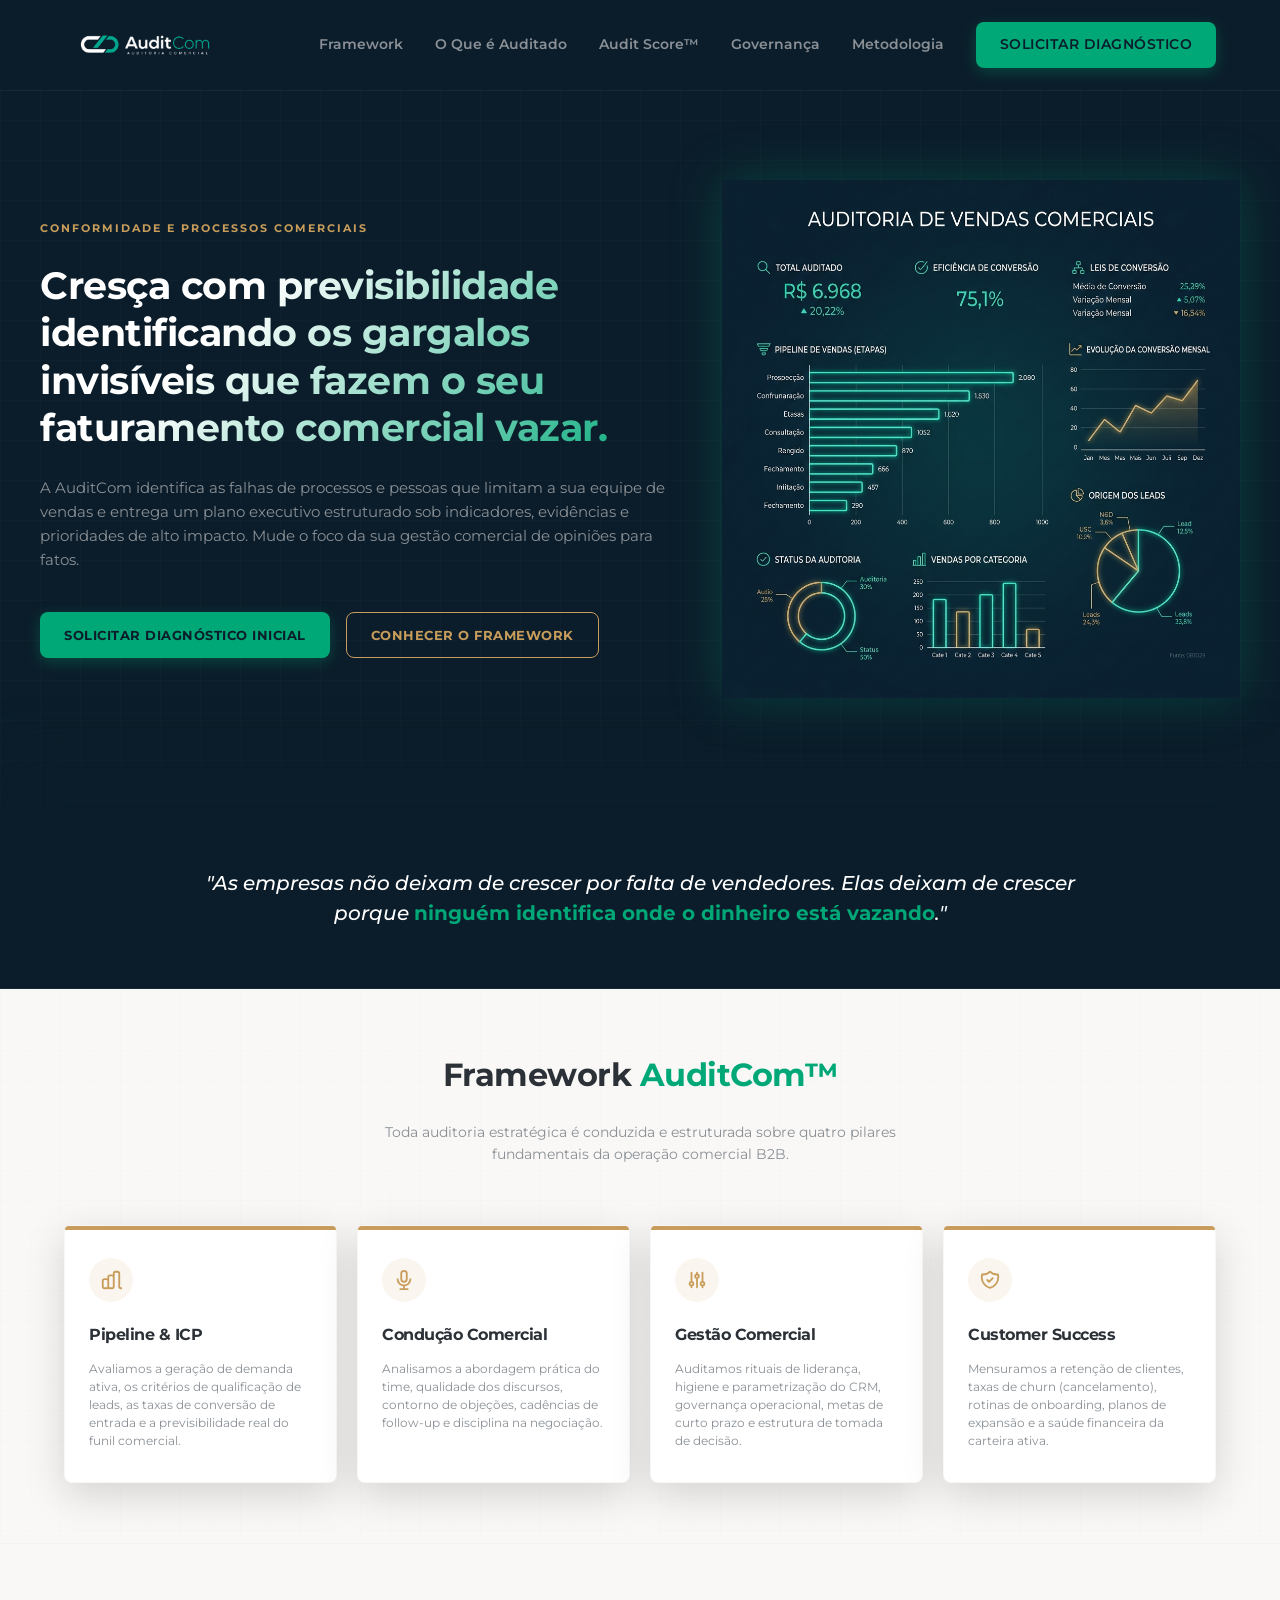
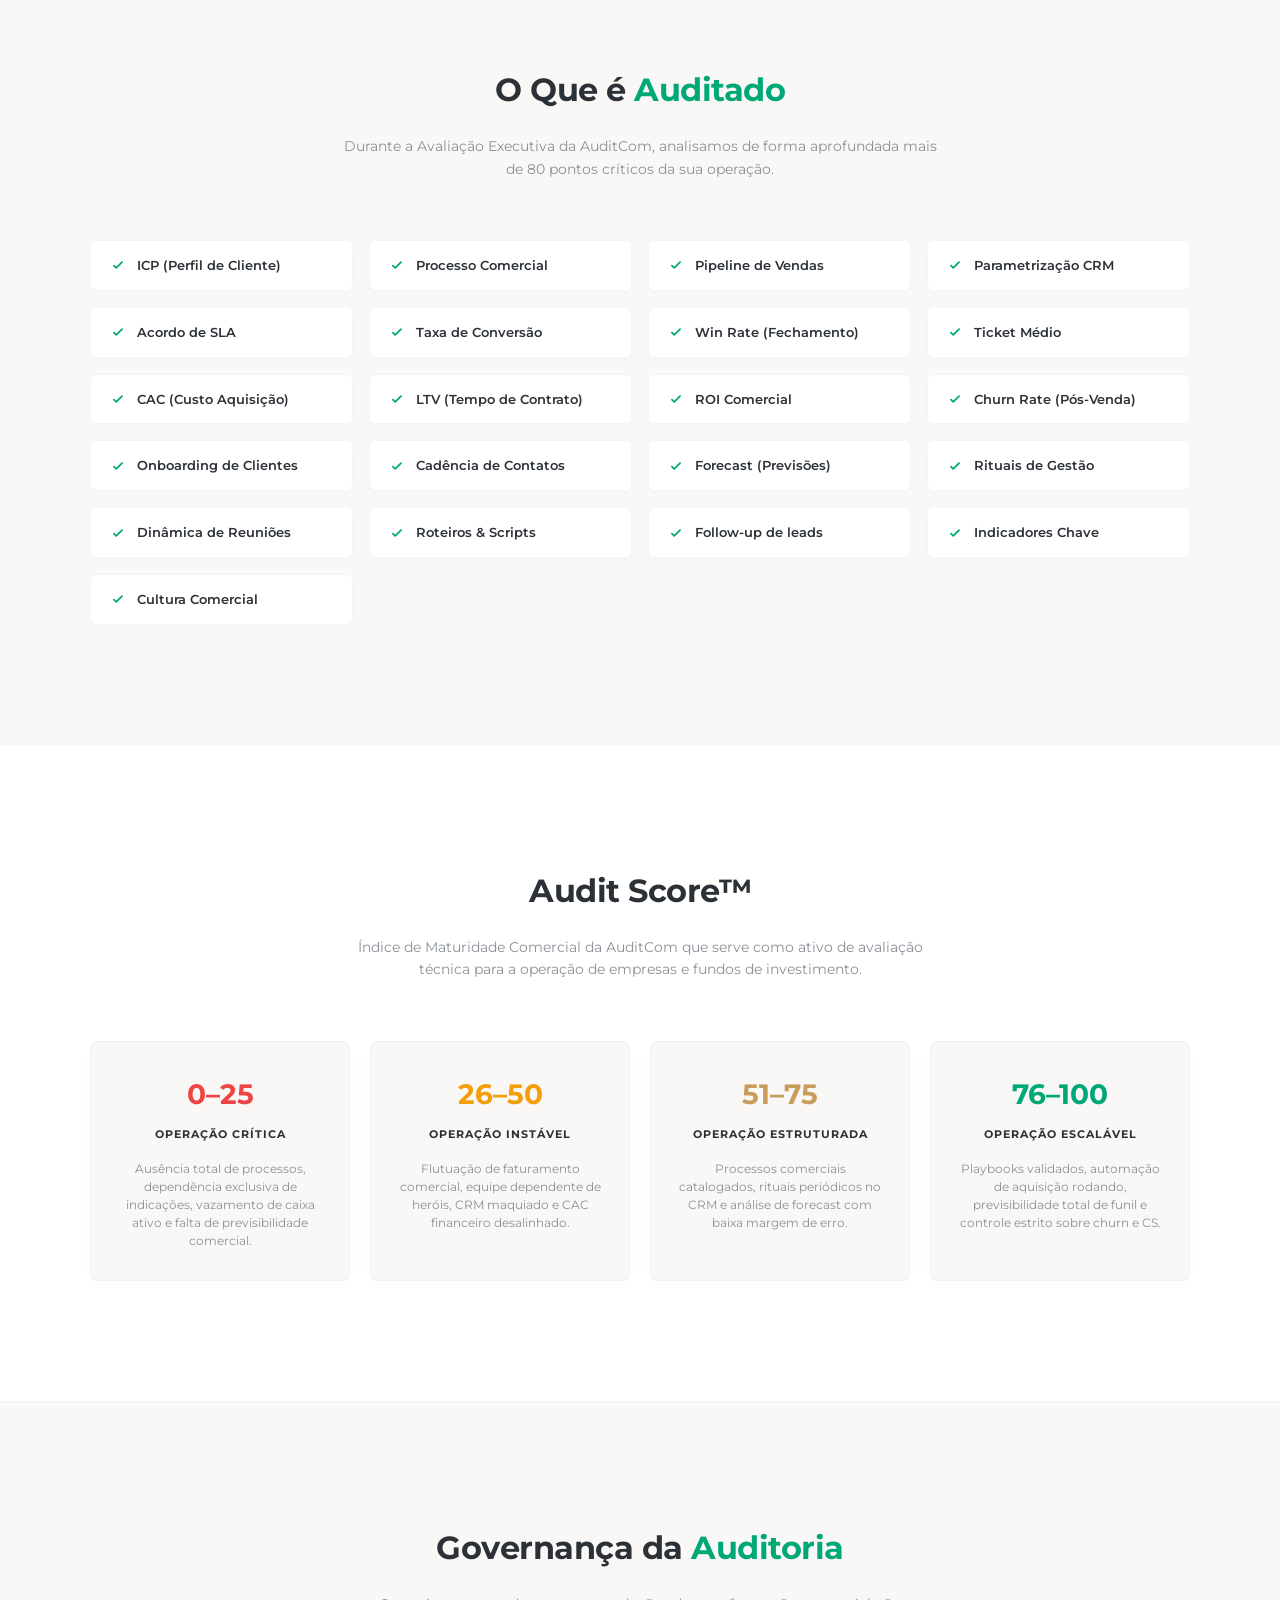
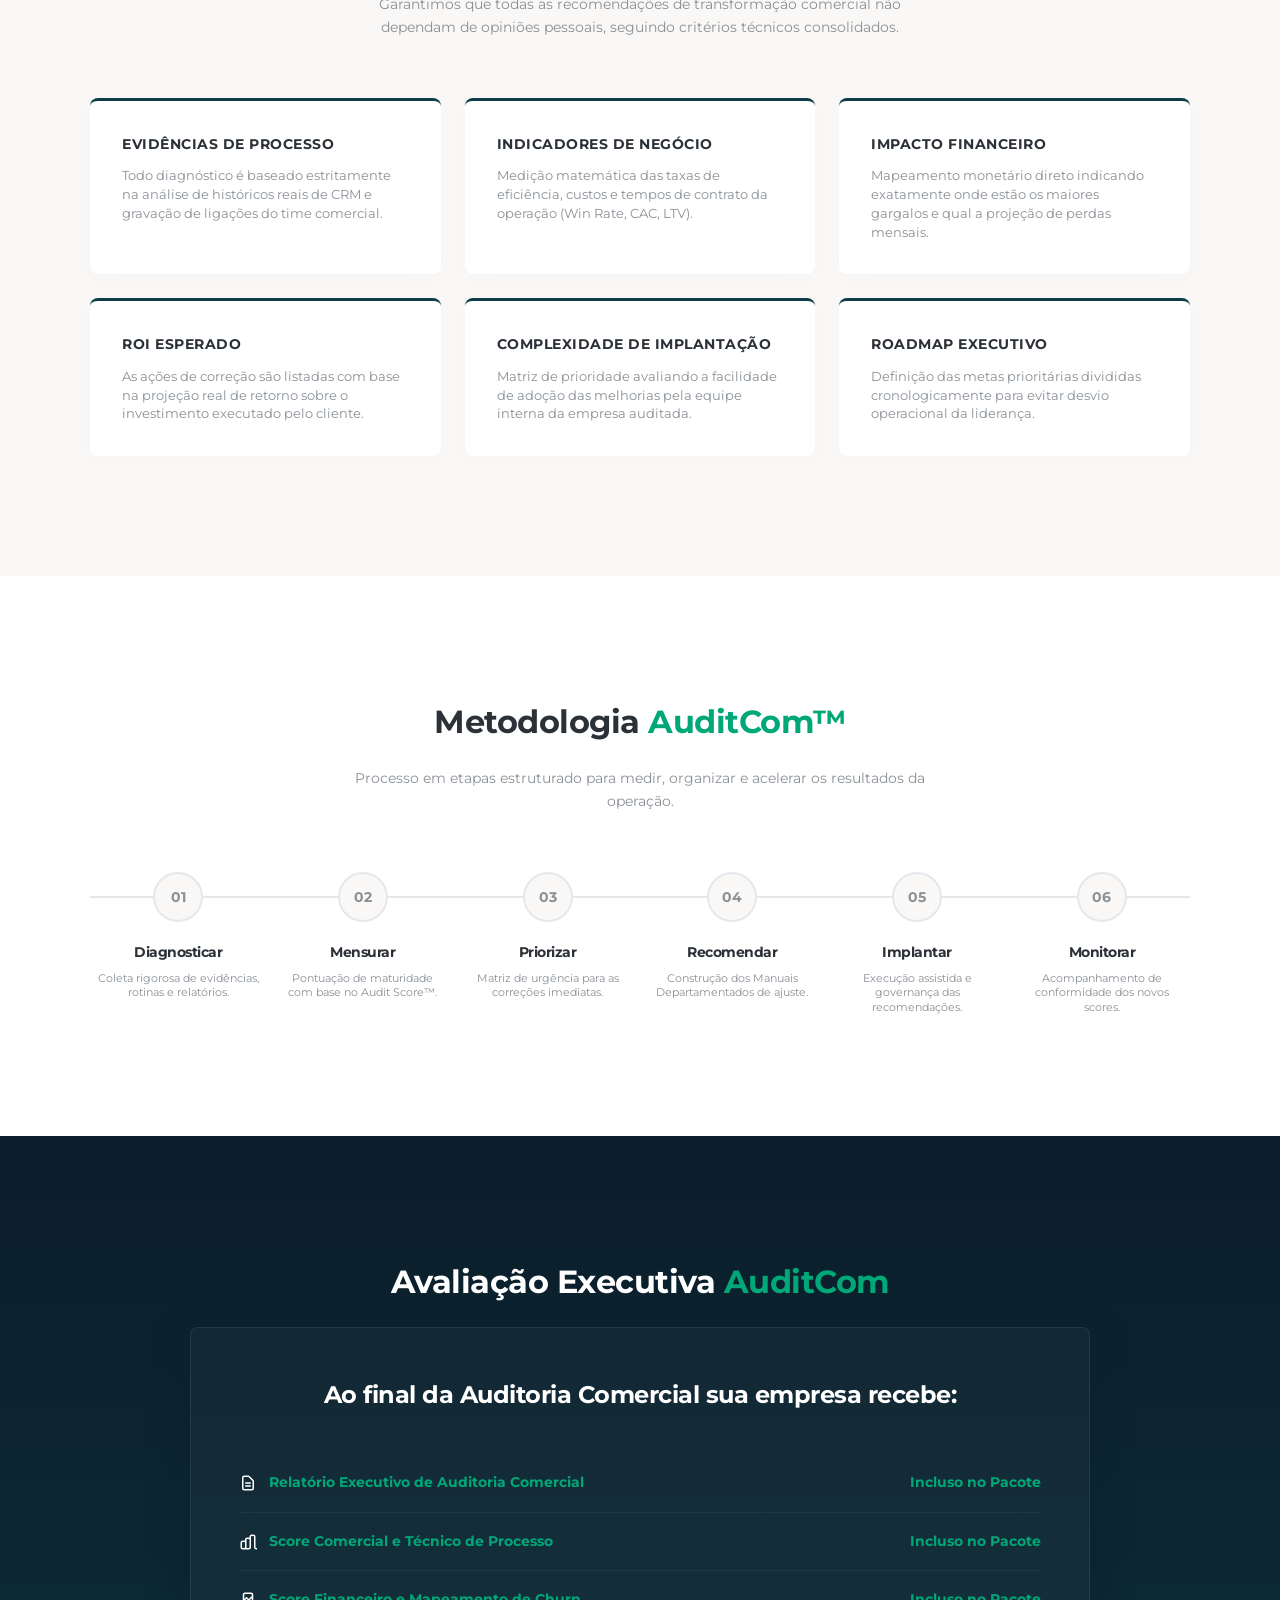
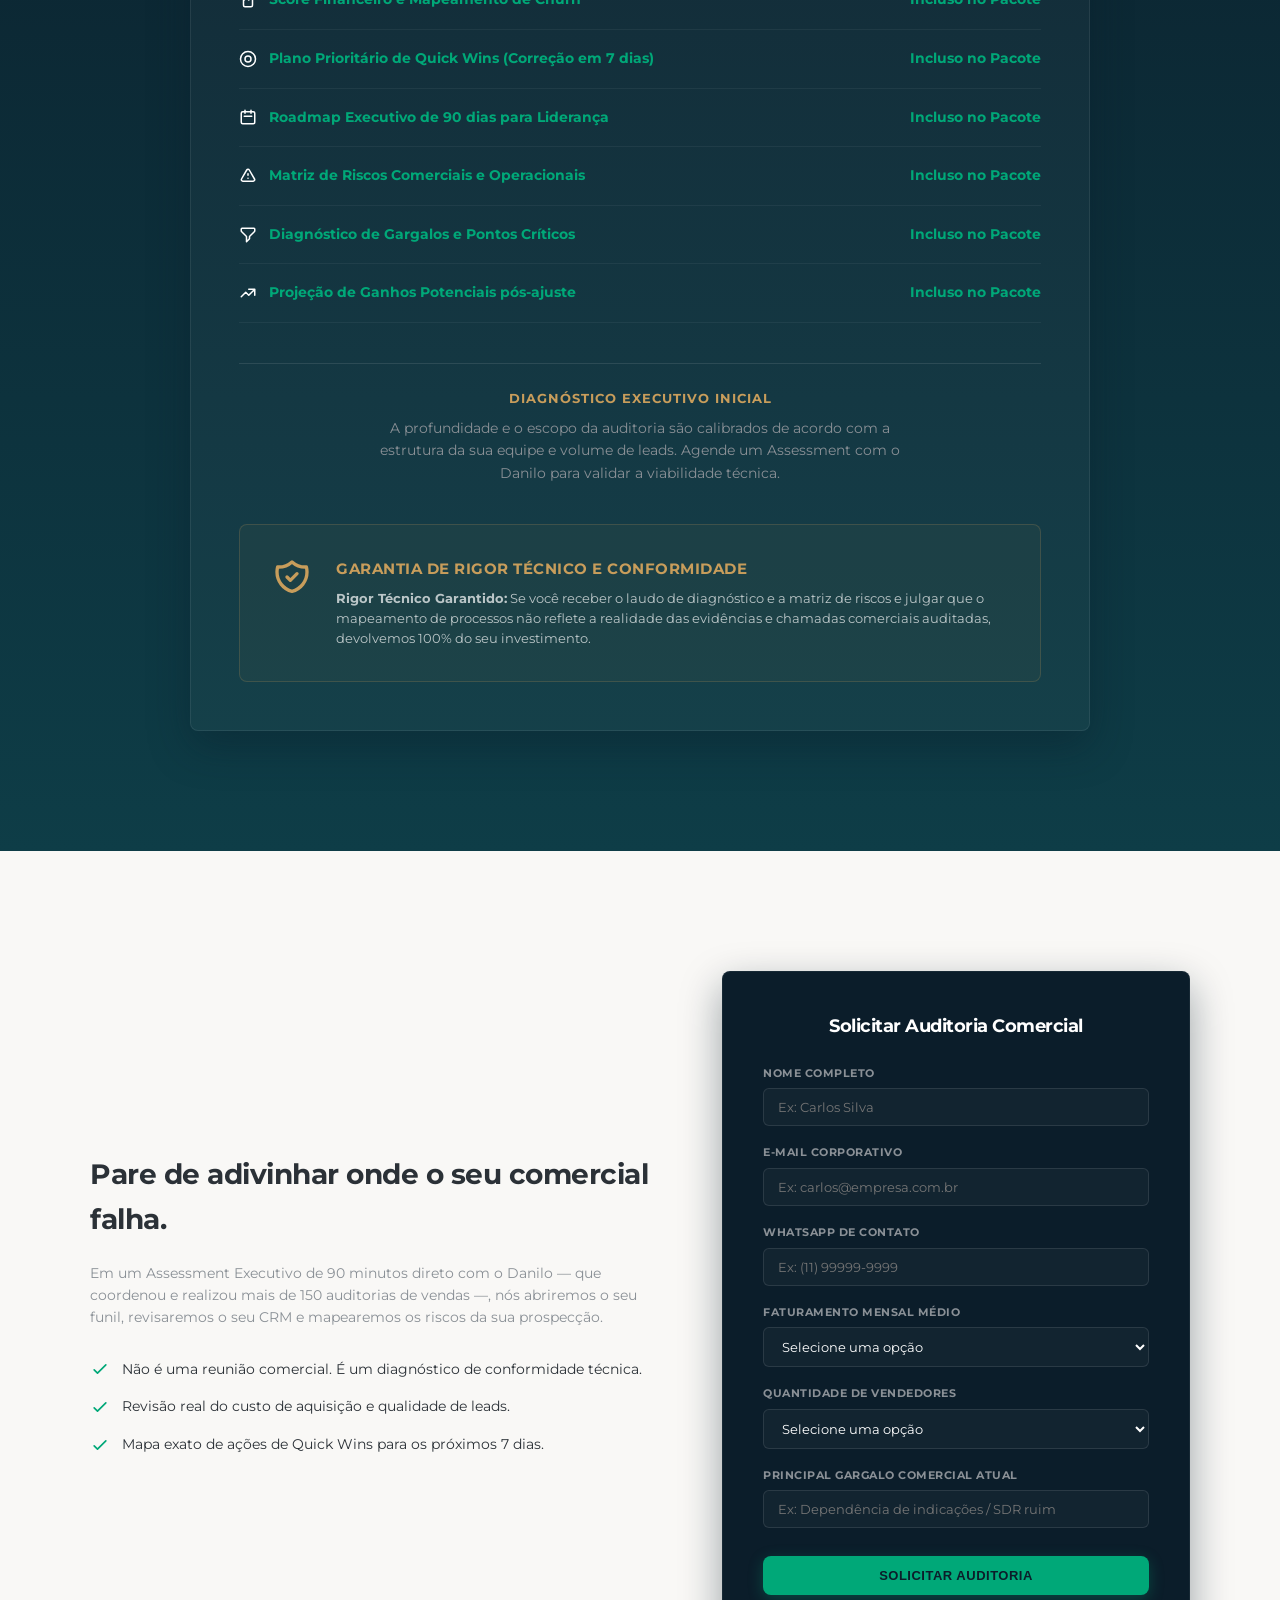
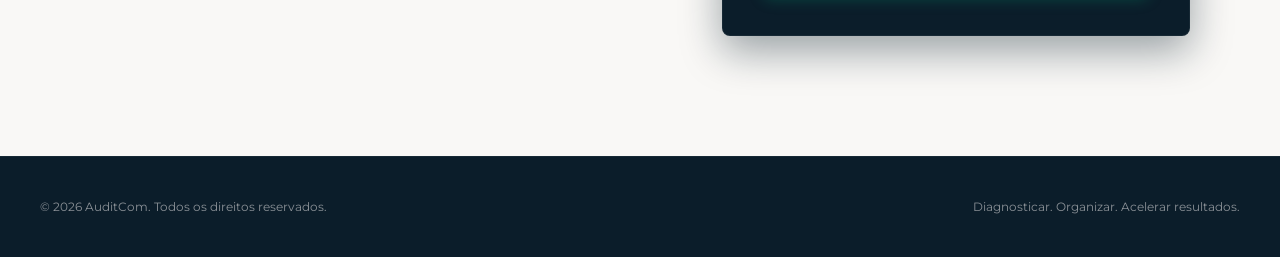
<file: index.html>
<!DOCTYPE html>
<html lang="pt-BR">
<head>
  <meta charset="UTF-8">
  <meta name="viewport" content="width=device-width, initial-scale=1.0">
  <title>AuditCom — Diagnosticar. Organizar. Acelerar resultados.</title>
  <link rel="icon" type="image/png" href="simbolo_logo.png">
  <link rel="stylesheet" href="site.css">
</head>
<body class="grid-bg">

  <!-- Header -->
  <header>
    <div class="header-container">
      <a href="#" class="logo">
        <img src="logo_horizontal.png" alt="AuditCom Logo">
      </a>
      <nav class="nav-links">
        <a href="#framework">Framework</a>
        <a href="#auditado">O Que é Auditado</a>
        <a href="#score">Audit Score™</a>
        <a href="#governanca">Governança</a>
        <a href="#metodologia">Metodologia</a>
        <a href="#agendar" class="btn btn-primary">Solicitar Diagnóstico</a>
      </nav>
    </div>
  </header>

  <!-- Hero Section -->
  <section class="hero" id="home">
    <div class="hero-grid">
      <div class="hero-content">
        <div class="hero-tag">Conformidade e Processos Comerciais</div>
        <h1 class="text-gradient">Cresça com previsibilidade identificando os gargalos invisíveis que fazem o seu faturamento comercial vazar.</h1>
        <p>A AuditCom identifica as falhas de processos e pessoas que limitam a sua equipe de vendas e entrega um plano executivo estruturado sob indicadores, evidências e prioridades de alto impacto. Mude o foco da sua gestão comercial de opiniões para fatos.</p>
        <div style="display: flex; gap: 16px; flex-wrap: wrap;">
          <a href="#agendar" class="btn btn-primary">Solicitar Diagnóstico Inicial</a>
          <a href="#framework" class="btn btn-premium">Conhecer o Framework</a>
        </div>
      </div>
      <div class="hero-image-container">
        <div class="hero-image-glow"></div>
        <img src="painel_comercial.png" alt="Painel Comercial AuditCom" class="hero-image">
      </div>
    </div>
    <div class="hero-transition-blur"></div>
  </section>

  <!-- Seção Quote de Consequência (Dobra do Hero) -->
  <div class="hero-quote-section">
    <div class="hero-quote">
      "As empresas não deixam de crescer por falta de vendedores. Elas deixam de crescer porque <span>ninguém identifica onde o dinheiro está vazando</span>."
    </div>
  </div>

  <!-- Seção 2: Framework AuditCom -->
  <section class="features-container" id="framework" style="padding: 100px 24px 60px;">
    <h2 class="section-title">Framework <span>AuditCom™</span></h2>
    <p class="section-subtitle">Toda auditoria estratégica é conduzida e estruturada sobre quatro pilares fundamentais da operação comercial B2B.</p>
    
    <div class="features-grid">
      <div class="feature-card">
        <div class="feature-icon">
          <svg width="22" height="22" fill="none" stroke="currentColor" stroke-width="2" viewBox="0 0 24 24">
            <path stroke-linecap="round" stroke-linejoin="round" d="M9 19v-6a2 2 0 00-2-2H5a2 2 0 00-2 2v6a2 2 0 002 2h2a2 2 0 002-2zm0 0V9a2 2 0 012-2h2a2 2 0 012 2v10m-6 0a2 2 0 002 2h2a2 2 0 002-2m0 0V5a2 2 0 012-2h2a2 2 0 012 2v14a2 2 0 002 2h2a2 2 0 002-2"/>
          </svg>
        </div>
        <h3>Pipeline & ICP</h3>
        <p>Avaliamos a geração de demanda ativa, os critérios de qualificação de leads, as taxas de conversão de entrada e a previsibilidade real do funil comercial.</p>
      </div>
      
      <div class="feature-card">
        <div class="feature-icon">
          <svg width="22" height="22" fill="none" stroke="currentColor" stroke-width="2" viewBox="0 0 24 24">
            <path stroke-linecap="round" stroke-linejoin="round" d="M19 11a7 7 0 01-7 7m0 0a7 7 0 01-7-7m7 7v4m0 0H8m4 0h4m-4-8a3 3 0 01-3-3V5a3 3 0 116 0v6a3 3 0 01-3 3z"/>
          </svg>
        </div>
        <h3>Condução Comercial</h3>
        <p>Analisamos a abordagem prática do time, qualidade dos discursos, contorno de objeções, cadências de follow-up e disciplina na negociação.</p>
      </div>

      <div class="feature-card">
        <div class="feature-icon">
          <svg width="22" height="22" fill="none" stroke="currentColor" stroke-width="2" viewBox="0 0 24 24">
            <path stroke-linecap="round" stroke-linejoin="round" d="M12 6V4m0 2a2 2 0 100 4m0-4a2 2 0 110 4m-6 8a2 2 0 100-4m0 4a2 2 0 110-4m0 4v2m0-6V4m6 6v10m6-2a2 2 0 100-4m0 4a2 2 0 110-4m0 4v2m0-6V4"/>
          </svg>
        </div>
        <h3>Gestão Comercial</h3>
        <p>Auditamos rituais de liderança, higiene e parametrização do CRM, governança operacional, metas de curto prazo e estrutura de tomada de decisão.</p>
      </div>

      <div class="feature-card">
        <div class="feature-icon">
          <svg width="22" height="22" fill="none" stroke="currentColor" stroke-width="2" viewBox="0 0 24 24">
            <path stroke-linecap="round" stroke-linejoin="round" d="M9 12l2 2 4-4m5.618-4.016A11.955 11.955 0 0112 2.944a11.955 11.955 0 01-8.618 3.04A12.02 12.02 0 003 9c0 5.591 3.824 10.29 9 11.622 5.176-1.332 9-6.03 9-11.622 0-1.042-.133-2.052-.382-3.016z"/>
          </svg>
        </div>
        <h3>Customer Success</h3>
        <p>Mensuramos a retenção de clientes, taxas de churn (cancelamento), rotinas de onboarding, planos de expansão e a saúde financeira da carteira ativa.</p>
      </div>
    </div>
  </section>

  <!-- Seção 3: O Que é Auditado -->
  <section class="checklist-section" id="auditado">
    <h2 class="section-title">O Que é <span>Auditado</span></h2>
    <p class="section-subtitle">Durante a Avaliação Executiva da AuditCom, analisamos de forma aprofundada mais de 80 pontos críticos da sua operação.</p>
    
    <div class="checklist-grid">
      <div class="checklist-item">
        <span class="checklist-icon"><svg width="14" height="14" fill="none" stroke="currentColor" stroke-width="3" viewBox="0 0 24 24"><path stroke-linecap="round" stroke-linejoin="round" d="M5 13l4 4L19 7"/></svg></span> ICP (Perfil de Cliente)
      </div>
      <div class="checklist-item">
        <span class="checklist-icon"><svg width="14" height="14" fill="none" stroke="currentColor" stroke-width="3" viewBox="0 0 24 24"><path stroke-linecap="round" stroke-linejoin="round" d="M5 13l4 4L19 7"/></svg></span> Processo Comercial
      </div>
      <div class="checklist-item">
        <span class="checklist-icon"><svg width="14" height="14" fill="none" stroke="currentColor" stroke-width="3" viewBox="0 0 24 24"><path stroke-linecap="round" stroke-linejoin="round" d="M5 13l4 4L19 7"/></svg></span> Pipeline de Vendas
      </div>
      <div class="checklist-item">
        <span class="checklist-icon"><svg width="14" height="14" fill="none" stroke="currentColor" stroke-width="3" viewBox="0 0 24 24"><path stroke-linecap="round" stroke-linejoin="round" d="M5 13l4 4L19 7"/></svg></span> Parametrização CRM
      </div>
      <div class="checklist-item">
        <span class="checklist-icon"><svg width="14" height="14" fill="none" stroke="currentColor" stroke-width="3" viewBox="0 0 24 24"><path stroke-linecap="round" stroke-linejoin="round" d="M5 13l4 4L19 7"/></svg></span> Acordo de SLA
      </div>
      <div class="checklist-item">
        <span class="checklist-icon"><svg width="14" height="14" fill="none" stroke="currentColor" stroke-width="3" viewBox="0 0 24 24"><path stroke-linecap="round" stroke-linejoin="round" d="M5 13l4 4L19 7"/></svg></span> Taxa de Conversão
      </div>
      <div class="checklist-item">
        <span class="checklist-icon"><svg width="14" height="14" fill="none" stroke="currentColor" stroke-width="3" viewBox="0 0 24 24"><path stroke-linecap="round" stroke-linejoin="round" d="M5 13l4 4L19 7"/></svg></span> Win Rate (Fechamento)
      </div>
      <div class="checklist-item">
        <span class="checklist-icon"><svg width="14" height="14" fill="none" stroke="currentColor" stroke-width="3" viewBox="0 0 24 24"><path stroke-linecap="round" stroke-linejoin="round" d="M5 13l4 4L19 7"/></svg></span> Ticket Médio
      </div>
      <div class="checklist-item">
        <span class="checklist-icon"><svg width="14" height="14" fill="none" stroke="currentColor" stroke-width="3" viewBox="0 0 24 24"><path stroke-linecap="round" stroke-linejoin="round" d="M5 13l4 4L19 7"/></svg></span> CAC (Custo Aquisição)
      </div>
      <div class="checklist-item">
        <span class="checklist-icon"><svg width="14" height="14" fill="none" stroke="currentColor" stroke-width="3" viewBox="0 0 24 24"><path stroke-linecap="round" stroke-linejoin="round" d="M5 13l4 4L19 7"/></svg></span> LTV (Tempo de Contrato)
      </div>
      <div class="checklist-item">
        <span class="checklist-icon"><svg width="14" height="14" fill="none" stroke="currentColor" stroke-width="3" viewBox="0 0 24 24"><path stroke-linecap="round" stroke-linejoin="round" d="M5 13l4 4L19 7"/></svg></span> ROI Comercial
      </div>
      <div class="checklist-item">
        <span class="checklist-icon"><svg width="14" height="14" fill="none" stroke="currentColor" stroke-width="3" viewBox="0 0 24 24"><path stroke-linecap="round" stroke-linejoin="round" d="M5 13l4 4L19 7"/></svg></span> Churn Rate (Pós-Venda)
      </div>
      <div class="checklist-item">
        <span class="checklist-icon"><svg width="14" height="14" fill="none" stroke="currentColor" stroke-width="3" viewBox="0 0 24 24"><path stroke-linecap="round" stroke-linejoin="round" d="M5 13l4 4L19 7"/></svg></span> Onboarding de Clientes
      </div>
      <div class="checklist-item">
        <span class="checklist-icon"><svg width="14" height="14" fill="none" stroke="currentColor" stroke-width="3" viewBox="0 0 24 24"><path stroke-linecap="round" stroke-linejoin="round" d="M5 13l4 4L19 7"/></svg></span> Cadência de Contatos
      </div>
      <div class="checklist-item">
        <span class="checklist-icon"><svg width="14" height="14" fill="none" stroke="currentColor" stroke-width="3" viewBox="0 0 24 24"><path stroke-linecap="round" stroke-linejoin="round" d="M5 13l4 4L19 7"/></svg></span> Forecast (Previsões)
      </div>
      <div class="checklist-item">
        <span class="checklist-icon"><svg width="14" height="14" fill="none" stroke="currentColor" stroke-width="3" viewBox="0 0 24 24"><path stroke-linecap="round" stroke-linejoin="round" d="M5 13l4 4L19 7"/></svg></span> Rituais de Gestão
      </div>
      <div class="checklist-item">
        <span class="checklist-icon"><svg width="14" height="14" fill="none" stroke="currentColor" stroke-width="3" viewBox="0 0 24 24"><path stroke-linecap="round" stroke-linejoin="round" d="M5 13l4 4L19 7"/></svg></span> Dinâmica de Reuniões
      </div>
      <div class="checklist-item">
        <span class="checklist-icon"><svg width="14" height="14" fill="none" stroke="currentColor" stroke-width="3" viewBox="0 0 24 24"><path stroke-linecap="round" stroke-linejoin="round" d="M5 13l4 4L19 7"/></svg></span> Roteiros & Scripts
      </div>
      <div class="checklist-item">
        <span class="checklist-icon"><svg width="14" height="14" fill="none" stroke="currentColor" stroke-width="3" viewBox="0 0 24 24"><path stroke-linecap="round" stroke-linejoin="round" d="M5 13l4 4L19 7"/></svg></span> Follow-up de leads
      </div>
      <div class="checklist-item">
        <span class="checklist-icon"><svg width="14" height="14" fill="none" stroke="currentColor" stroke-width="3" viewBox="0 0 24 24"><path stroke-linecap="round" stroke-linejoin="round" d="M5 13l4 4L19 7"/></svg></span> Indicadores Chave
      </div>
      <div class="checklist-item">
        <span class="checklist-icon"><svg width="14" height="14" fill="none" stroke="currentColor" stroke-width="3" viewBox="0 0 24 24"><path stroke-linecap="round" stroke-linejoin="round" d="M5 13l4 4L19 7"/></svg></span> Cultura Comercial
      </div>
    </div>
  </section>

  <!-- Seção 4: Audit Score -->
  <section class="score-section" id="score">
    <h2 class="section-title">Audit Score™</h2>
    <p class="section-subtitle">Índice de Maturidade Comercial da AuditCom que serve como ativo de avaliação técnica para a operação de empresas e fundos de investimento.</p>
    
    <div class="score-grid">
      <div class="score-card level-critical">
        <div class="score-range">0–25</div>
        <div class="score-level">Operação Crítica</div>
        <p class="score-desc">Ausência total de processos, dependência exclusiva de indicações, vazamento de caixa ativo e falta de previsibilidade comercial.</p>
      </div>
      
      <div class="score-card level-unstable">
        <div class="score-range">26–50</div>
        <div class="score-level">Operação Instável</div>
        <p class="score-desc">Flutuação de faturamento comercial, equipe dependente de heróis, CRM maquiado e CAC financeiro desalinhado.</p>
      </div>

      <div class="score-card level-structured">
        <div class="score-range">51–75</div>
        <div class="score-level">Operação Estruturada</div>
        <p class="score-desc">Processos comerciais catalogados, rituais periódicos no CRM e análise de forecast com baixa margem de erro.</p>
      </div>

      <div class="score-card level-scalable">
        <div class="score-range">76–100</div>
        <div class="score-level">Operação Escalável</div>
        <p class="score-desc">Playbooks validados, automação de aquisição rodando, previsibilidade total de funil e controle estrito sobre churn e CS.</p>
      </div>
    </div>
  </section>

  <!-- Seção 5: Governança da Auditoria -->
  <section class="governance-section" id="governanca">
    <h2 class="section-title">Governança da <span>Auditoria</span></h2>
    <p class="section-subtitle">Garantimos que todas as recomendações de transformação comercial não dependam de opiniões pessoais, seguindo critérios técnicos consolidados.</p>
    
    <div class="gov-grid">
      <div class="gov-card">
        <h4>Evidências de Processo</h4>
        <p>Todo diagnóstico é baseado estritamente na análise de históricos reais de CRM e gravação de ligações do time comercial.</p>
      </div>
      
      <div class="gov-card">
        <h4>Indicadores de Negócio</h4>
        <p>Medição matemática das taxas de eficiência, custos e tempos de contrato da operação (Win Rate, CAC, LTV).</p>
      </div>

      <div class="gov-card">
        <h4>Impacto Financeiro</h4>
        <p>Mapeamento monetário direto indicando exatamente onde estão os maiores gargalos e qual a projeção de perdas mensais.</p>
      </div>

      <div class="gov-card">
        <h4>ROI Esperado</h4>
        <p>As ações de correção são listadas com base na projeção real de retorno sobre o investimento executado pelo cliente.</p>
      </div>

      <div class="gov-card">
        <h4>Complexidade de Implantação</h4>
        <p>Matriz de prioridade avaliando a facilidade de adoção das melhorias pela equipe interna da empresa auditada.</p>
      </div>

      <div class="gov-card">
        <h4>Roadmap Executivo</h4>
        <p>Definição das metas prioritárias divididas cronologicamente para evitar desvio operacional da liderança.</p>
      </div>
    </div>
  </section>

  <!-- Seção 6: Metodologia -->
  <section class="methodology" id="metodologia">
    <div style="max-width: 1200px; margin: 0 auto;">
      <h2 class="section-title">Metodologia <span>AuditCom™</span></h2>
      <p class="section-subtitle">Processo em etapas estruturado para medir, organizar e acelerar os resultados da operação.</p>
      
      <div class="method-timeline">
        <div class="method-step">
          <div class="method-badge">01</div>
          <div class="method-info">
            <h4>Diagnosticar</h4>
            <p>Coleta rigorosa de evidências, rotinas e relatórios.</p>
          </div>
        </div>
        
        <div class="method-step">
          <div class="method-badge">02</div>
          <div class="method-info">
            <h4>Mensurar</h4>
            <p>Pontuação de maturidade com base no Audit Score™.</p>
          </div>
        </div>

        <div class="method-step">
          <div class="method-badge">03</div>
          <div class="method-info">
            <h4>Priorizar</h4>
            <p>Matriz de urgência para as correções imediatas.</p>
          </div>
        </div>

        <div class="method-step">
          <div class="method-badge">04</div>
          <div class="method-info">
            <h4>Recomendar</h4>
            <p>Construção dos Manuais Departamentados de ajuste.</p>
          </div>
        </div>

        <div class="method-step">
          <div class="method-badge">05</div>
          <div class="method-info">
            <h4>Implantar</h4>
            <p>Execução assistida e governança das recomendações.</p>
          </div>
        </div>

        <div class="method-step">
          <div class="method-badge">06</div>
          <div class="method-info">
            <h4>Monitorar</h4>
            <p>Acompanhamento de conformidade dos novos scores.</p>
          </div>
        </div>
      </div>
    </div>
  </section>

  <!-- Seção 7: O Que Você Recebe (Oferta / Sem Preços) -->
  <section class="offer" id="oferta">
    <h2 class="section-title">Avaliação Executiva <span>AuditCom</span></h2>
    <div class="offer-box">
      <div class="offer-header">
        <h3>Ao final da Auditoria Comercial sua empresa recebe:</h3>
      </div>
      <div class="offer-items">
        <div class="offer-item">
          <div class="offer-item-content">
            <span class="offer-item-icon">
              <svg width="18" height="18" fill="none" stroke="currentColor" stroke-width="2" viewBox="0 0 24 24"><path stroke-linecap="round" stroke-linejoin="round" d="M9 12h6m-6 4h6m2 5H7a2 2 0 01-2-2V5a2 2 0 012-2h5.586a1 1 0 01.707.293l5.414 5.414a1 1 0 01.293.707V19a2 2 0 01-2 2z"/></svg>
            </span>
            <span>Relatório Executivo de Auditoria Comercial</span>
          </div>
          <span>Incluso no Pacote</span>
        </div>
        <div class="offer-item">
          <div class="offer-item-content">
            <span class="offer-item-icon">
              <svg width="18" height="18" fill="none" stroke="currentColor" stroke-width="2" viewBox="0 0 24 24"><path stroke-linecap="round" stroke-linejoin="round" d="M9 19v-6a2 2 0 00-2-2H5a2 2 0 00-2 2v6a2 2 0 002 2h2a2 2 0 002-2m0 0V9a2 2 0 012-2h2a2 2 0 012 2v10m-6 0a2 2 0 002 2h2a2 2 0 002-2m0 0V5a2 2 0 012-2h2a2 2 0 012 2v14a2 2 0 002 2h2a2 2 0 002-2"/></svg>
            </span>
            <span>Score Comercial e Técnico de Processo</span>
          </div>
          <span>Incluso no Pacote</span>
        </div>
        <div class="offer-item">
          <div class="offer-item-content">
            <span class="offer-item-icon">
              <svg width="18" height="18" fill="none" stroke="currentColor" stroke-width="2" viewBox="0 0 24 24"><path stroke-linecap="round" stroke-linejoin="round" d="M7 12l3-3 3 3 4-4M8 21h8a2 2 0 002-2V5a2 2 0 00-2-2H8a2 2 0 00-2 2v14a2 2 0 002 2z"/></svg>
            </span>
            <span>Score Financeiro e Mapeamento de Churn</span>
          </div>
          <span>Incluso no Pacote</span>
        </div>
        <div class="offer-item">
          <div class="offer-item-content">
            <span class="offer-item-icon">
              <svg width="18" height="18" fill="none" stroke="currentColor" stroke-width="2" viewBox="0 0 24 24"><path stroke-linecap="round" stroke-linejoin="round" d="M12 22c5.523 0 10-4.477 10-10S17.523 2 12 2 2 6.477 2 12s4.477 10 10 10zm0-6c2.209 0 4-1.791 4-4s-1.791-4-4-4-4 1.791-4 4 1.791 4 4 4z"/></svg>
            </span>
            <span>Plano Prioritário de Quick Wins (Correção em 7 dias)</span>
          </div>
          <span>Incluso no Pacote</span>
        </div>
        <div class="offer-item">
          <div class="offer-item-content">
            <span class="offer-item-icon">
              <svg width="18" height="18" fill="none" stroke="currentColor" stroke-width="2" viewBox="0 0 24 24"><path stroke-linecap="round" stroke-linejoin="round" d="M8 7V3m8 4V3m-9 8h10M5 21h14a2 2 0 002-2V7a2 2 0 00-2-2H5a2 2 0 00-2 2v12a2 2 0 002 2z"/></svg>
            </span>
            <span>Roadmap Executivo de 90 dias para Liderança</span>
          </div>
          <span>Incluso no Pacote</span>
        </div>
        <div class="offer-item">
          <div class="offer-item-content">
            <span class="offer-item-icon">
              <svg width="18" height="18" fill="none" stroke="currentColor" stroke-width="2" viewBox="0 0 24 24"><path stroke-linecap="round" stroke-linejoin="round" d="M12 9v2m0 4h.01m-6.938 4h13.856c1.54 0 2.502-1.667 1.732-3L13.732 4c-.77-1.333-2.694-1.333-3.464 0L3.34 16c-.77 1.333.192 3 1.732 3z"/></svg>
            </span>
            <span>Matriz de Riscos Comerciais e Operacionais</span>
          </div>
          <span>Incluso no Pacote</span>
        </div>
        <div class="offer-item">
          <div class="offer-item-content">
            <span class="offer-item-icon">
              <svg width="18" height="18" fill="none" stroke="currentColor" stroke-width="2" viewBox="0 0 24 24"><path stroke-linecap="round" stroke-linejoin="round" d="M3 4a1 1 0 011-1h16a1 1 0 011 1v2.586a1 1 0 01-.293.707l-6.414 6.414a1 1 0 00-.293.707V17l-4 4v-6.586a1 1 0 00-.293-.707L3.293 7.293A1 1 0 013 6.586V4z"/></svg>
            </span>
            <span>Diagnóstico de Gargalos e Pontos Críticos</span>
          </div>
          <span>Incluso no Pacote</span>
        </div>
        <div class="offer-item">
          <div class="offer-item-content">
            <span class="offer-item-icon">
              <svg width="18" height="18" fill="none" stroke="currentColor" stroke-width="2" viewBox="0 0 24 24"><path stroke-linecap="round" stroke-linejoin="round" d="M13 7h8m0 0v8m0-8l-8 8-4-4-6 6"/></svg>
            </span>
            <span>Projeção de Ganhos Potenciais pós-ajuste</span>
          </div>
          <span>Incluso no Pacote</span>
        </div>
      </div>
      <div class="offer-pricing">
        <div class="pricing-title">Diagnóstico Executivo Inicial</div>
        <div class="pricing-desc">A profundidade e o escopo da auditoria são calibrados de acordo com a estrutura da sua equipe e volume de leads. Agende um Assessment com o Danilo para validar a viabilidade técnica.</div>
      </div>
      
      <div class="guarantee-card">
        <div class="guarantee-badge">
          <svg width="40" height="40" fill="none" stroke="currentColor" stroke-width="2" viewBox="0 0 24 24">
            <path stroke-linecap="round" stroke-linejoin="round" d="M9 12l2 2 4-4m5.618-4.016A11.955 11.955 0 0112 2.944a11.955 11.955 0 01-8.618 3.04A12.02 12.02 0 003 9c0 5.591 3.824 10.29 9 11.622 5.176-1.332 9-6.03 9-11.622 0-1.042-.133-2.052-.382-3.016z"/>
          </svg>
        </div>
        <div class="guarantee-info">
          <h4>Garantia de Rigor Técnico e Conformidade</h4>
          <p><strong>Rigor Técnico Garantido:</strong> Se você receber o laudo de diagnóstico e a matriz de riscos e julgar que o mapeamento de processos não reflete a realidade das evidências e chamadas comerciais auditadas, devolvemos 100% do seu investimento.</p>
        </div>
      </div>
    </div>
  </section>


  <!-- Seção 9: Formulário de Conversão -->
  <section class="contact" id="agendar">
    <div class="contact-container">
      <div class="contact-info">
        <h3>Pare de adivinhar onde o seu comercial falha.</h3>
        <p>Em um Assessment Executivo de 90 minutos direto com o Danilo — que coordenou e realizou mais de 150 auditorias de vendas —, nós abriremos o seu funil, revisaremos o seu CRM e mapearemos os riscos da sua prospecção.</p>
        
        <div class="contact-bullets">
          <div class="contact-bullet">
            <svg width="20" height="20" fill="none" stroke="currentColor" stroke-width="2" viewBox="0 0 24 24">
              <path stroke-linecap="round" stroke-linejoin="round" d="M5 13l4 4L19 7"/>
            </svg>
            Não é uma reunião comercial. É um diagnóstico de conformidade técnica.
          </div>
          <div class="contact-bullet">
            <svg width="20" height="20" fill="none" stroke="currentColor" stroke-width="2" viewBox="0 0 24 24">
              <path stroke-linecap="round" stroke-linejoin="round" d="M5 13l4 4L19 7"/>
            </svg>
            Revisão real do custo de aquisição e qualidade de leads.
          </div>
          <div class="contact-bullet">
            <svg width="20" height="20" fill="none" stroke="currentColor" stroke-width="2" viewBox="0 0 24 24">
              <path stroke-linecap="round" stroke-linejoin="round" d="M5 13l4 4L19 7"/>
            </svg>
            Mapa exato de ações de Quick Wins para os próximos 7 dias.
          </div>
        </div>
      </div>

      <div class="form-box">
        <h4>Solicitar Auditoria Comercial</h4>
        <form id="leadForm">
          <div class="form-group">
            <label for="nome">Nome Completo</label>
            <input type="text" id="nome" class="form-input" placeholder="Ex: Carlos Silva" required>
          </div>
          <div class="form-group">
            <label for="email">E-mail Corporativo</label>
            <input type="email" id="email" class="form-input" placeholder="Ex: carlos@empresa.com.br" required>
          </div>
          <div class="form-group">
            <label for="telefone">WhatsApp de Contato</label>
            <input type="tel" id="telefone" class="form-input" placeholder="Ex: (11) 99999-9999" required>
          </div>
          <div class="form-group">
            <label for="faturamento">Faturamento Mensal Médio</label>
            <select id="faturamento" class="form-input" required>
              <option value="" disabled selected>Selecione uma opção</option>
              <option value="Até 100k">Até R$ 100.000 / mês</option>
              <option value="100k-150k">R$ 100.000 a R$ 150.000 / mês</option>
              <option value="150k-300k">R$ 150.000 a R$ 300.000 / mês</option>
              <option value="Acima de 300k">Acima de R$ 300.000 / mês</option>
            </select>
          </div>
          <div class="form-group">
            <label for="vendedores">Quantidade de Vendedores</label>
            <select id="vendedores" class="form-input" required>
              <option value="" disabled selected>Selecione uma opção</option>
              <option value="1-2">1 a 2 vendedores</option>
              <option value="3-5">3 a 5 vendedores</option>
              <option value="Mais de 5">Mais de 5 vendedores</option>
            </select>
          </div>
          <div class="form-group">
            <label for="gargalo">Principal Gargalo Comercial Atual</label>
            <input type="text" id="gargalo" class="form-input" placeholder="Ex: Dependência de indicações / SDR ruim" required>
          </div>
          
          <button type="submit" class="btn btn-primary" id="submitBtn">Solicitar Auditoria</button>
          <div class="form-message" id="formMessage"></div>
        </form>
      </div>
    </div>
  </section>

  <!-- Footer -->
  <footer>
    <div class="footer-container">
      <div>© 2026 AuditCom. Todos os direitos reservados.</div>
      <div>Diagnosticar. Organizar. Acelerar resultados.</div>
    </div>
  </footer>

  <script>
    document.getElementById('leadForm').addEventListener('submit', async function(e) {
      e.preventDefault();
      
      const submitBtn = document.getElementById('submitBtn');
      const formMessage = document.getElementById('formMessage');
      
      submitBtn.textContent = 'Enviando...';
      submitBtn.disabled = true;
      formMessage.className = 'form-message';
      formMessage.textContent = '';

      const leadData = {
        nome: document.getElementById('nome').value,
        email: document.getElementById('email').value,
        telefone: document.getElementById('telefone').value,
        faturamento: document.getElementById('faturamento').value,
        vendedores: document.getElementById('vendedores').value,
        gargalo: document.getElementById('gargalo').value,
        status: 'Novo',
        origem: 'Landing Page'
      };

      try {
        const response = await fetch('http://localhost:5000/api/crm/leads', {
          method: 'POST',
          headers: {
            'Content-Type': 'application/json'
          },
          body: JSON.stringify(leadData)
        });

        if (response.ok) {
          const data = await response.json();
          formMessage.classList.add('success');
          formMessage.textContent = 'Auditoria solicitada com sucesso! Danilo entrará em contato em breve.';
          document.getElementById('leadForm').reset();
        } else {
          formMessage.classList.add('error');
          formMessage.textContent = 'Erro ao enviar dados. Tente novamente mais tarde.';
        }
      } catch (error) {
        formMessage.classList.add('error');
        formMessage.textContent = 'Não foi possível se conectar ao servidor do CRM local.';
      } finally {
        submitBtn.textContent = 'Solicitar Auditoria';
        submitBtn.disabled = false;
      }
    });
  </script>
</body>
</html>
</file>
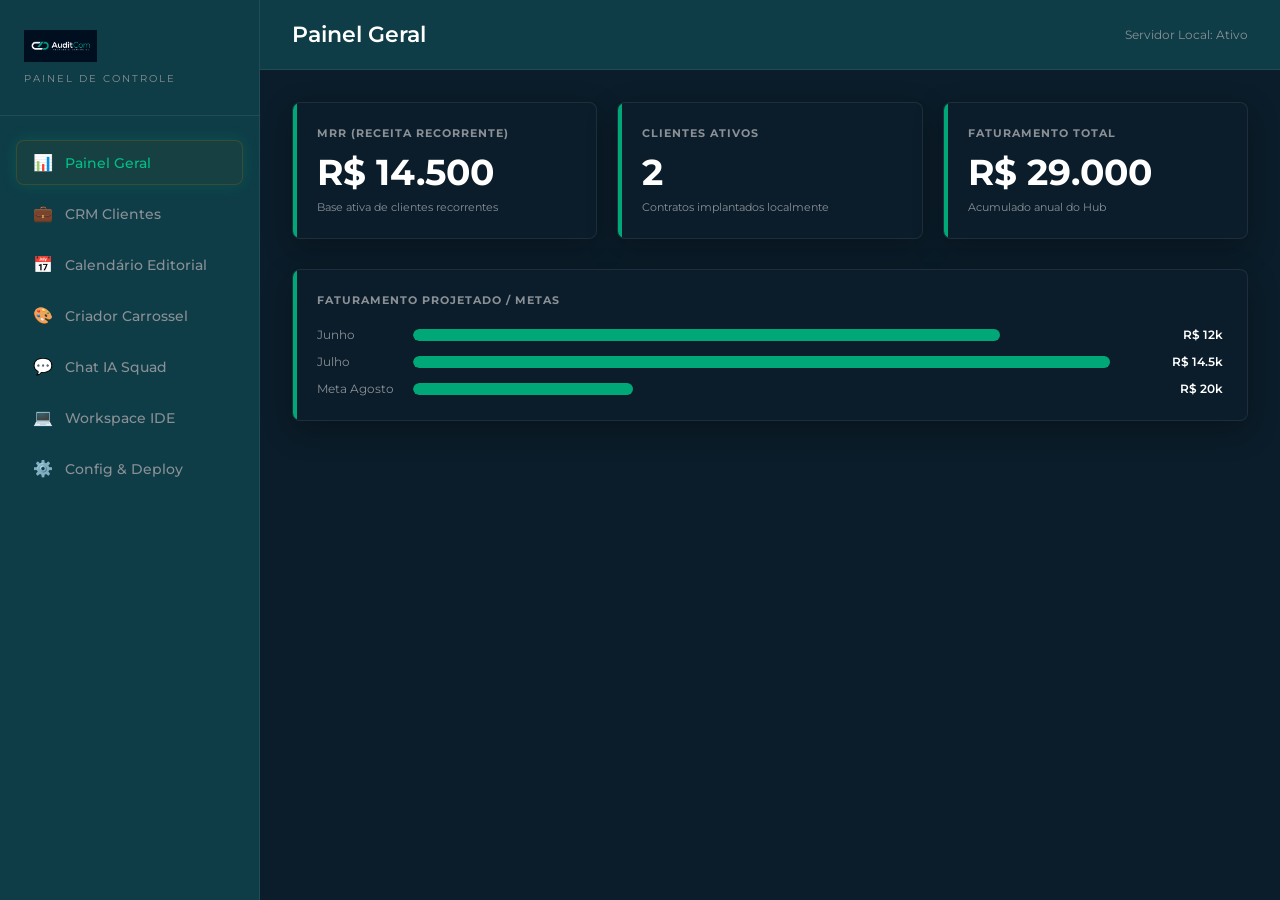
<file: app/index.html>
<!DOCTYPE html>
<html lang="pt-BR" data-theme="dark">
<head>
<meta charset="UTF-8">
<meta name="viewport" content="width=device-width, initial-scale=1.0">
<title>Vértice OS — Hub de Gestão Premium</title>
<link rel="preconnect" href="https://fonts.googleapis.com">
<link rel="preconnect" href="https://fonts.gstatic.com" crossorigin>
<link href="https://fonts.googleapis.com/css2?family=Montserrat:wght@400;500;600;700&display=swap" rel="stylesheet">
<style>
:root {
  --color-bg: #0B1D2A; /* Azul-marinho profundo */
  --color-sidebar: #0E3D47; /* Azul petróleo */
  --color-card: #0B1D2A; /* Azul-marinho profundo */
  --color-border: rgba(255, 255, 255, 0.08);
  --color-text-main: #FFFFFF;
  --color-text-muted: #8A9096; /* Cinza médio */
  --color-accent: #00A878; /* Verde-turquesa */
  --color-accent-light: #00bf88;
  --font-title: 'Montserrat', sans-serif;
  --font-body: 'Montserrat', sans-serif;
  --radius: 8px;
  --shadow: 0 10px 30px rgba(0, 0, 0, 0.3);
  --shadow-glow: 0 0 15px rgba(0, 168, 120, 0.2);
}

* { box-sizing: border-box; margin: 0; padding: 0; }
body {
  background: var(--color-bg);
  color: var(--color-text-main);
  font-family: var(--font-body);
  display: flex;
  min-height: 100vh;
  overflow: hidden;
}

/* ── SIDEBAR ── */
.sidebar {
  width: 260px;
  background: var(--color-sidebar);
  border-right: 1px solid var(--color-border);
  display: flex;
  flex-direction: column;
  height: 100vh;
  flex-shrink: 0;
}
.sidebar-header {
  padding: 30px 24px;
  border-bottom: 1px solid var(--color-border);
}
.sidebar-brand {
  font-family: var(--font-title);
  font-size: 24px;
  font-weight: 700;
  letter-spacing: 1px;
  text-transform: uppercase;
  color: var(--color-text-main);
}
.sidebar-brand em {
  color: var(--color-accent);
  font-style: italic;
}
.sidebar-sub {
  font-size: 10px;
  text-transform: uppercase;
  letter-spacing: 2px;
  color: var(--color-text-muted);
  margin-top: 4px;
}
.sidebar-menu {
  flex: 1;
  padding: 24px 16px;
  overflow-y: auto;
  display: flex;
  flex-direction: column;
  gap: 6px;
}
.nav-item {
  display: flex;
  align-items: center;
  gap: 12px;
  padding: 12px 16px;
  border-radius: var(--radius);
  color: var(--color-text-muted);
  font-size: 13.5px;
  font-weight: 500;
  cursor: pointer;
  transition: all 0.2s ease;
  border: 1px solid transparent;
}
.nav-item:hover {
  background: rgba(255, 255, 255, 0.03);
  color: var(--color-text-main);
}
.nav-item.active {
  background: rgba(139, 105, 20, 0.08);
  color: var(--color-accent-light);
  border-color: rgba(139, 105, 20, 0.3);
  box-shadow: var(--shadow-glow);
}
.nav-icon {
  font-size: 16px;
  width: 20px;
  text-align: center;
}

/* ── MAIN CONTENT ── */
.main {
  flex: 1;
  display: flex;
  flex-direction: column;
  height: 100vh;
  overflow: hidden;
}
.topbar {
  height: 70px;
  border-bottom: 1px solid var(--color-border);
  display: flex;
  align-items: center;
  justify-content: space-between;
  padding: 0 32px;
  background: var(--color-sidebar);
}
.topbar-title {
  font-family: var(--font-title);
  font-size: 22px;
  font-weight: 600;
}
.view-container {
  flex: 1;
  padding: 32px;
  overflow-y: auto;
  position: relative;
}
.view {
  display: none;
  height: 100%;
}
.view.active {
  display: block;
}

/* ── COMPONENTES ── */
.card-grid {
  display: grid;
  grid-template-columns: repeat(auto-fit, minmax(240px, 1fr));
  gap: 20px;
  margin-bottom: 30px;
}
.card {
  background: var(--color-card);
  border: 1px solid var(--color-border);
  border-radius: var(--radius);
  padding: 24px;
  box-shadow: var(--shadow);
  position: relative;
  overflow: hidden;
}
.card::after {
  content: '';
  position: absolute;
  top: 0;
  left: 0;
  width: 4px;
  height: 100%;
  background: var(--color-accent);
}
.card-label {
  font-size: 10.5px;
  text-transform: uppercase;
  letter-spacing: 1px;
  color: var(--color-text-muted);
  font-weight: 700;
}
.card-value {
  font-family: var(--font-title);
  font-size: 36px;
  font-weight: 700;
  color: var(--color-text-main);
  margin-top: 10px;
}
.card-sub {
  font-size: 11px;
  color: var(--color-text-muted);
  margin-top: 6px;
}

/* IFRAME FULL */
.full-iframe {
  width: 100%;
  height: 100%;
  border: none;
  border-radius: var(--radius);
  background: var(--color-card);
}

/* ── CALENDÁRIO & IDEIAS ── */
.ideas-list {
  display: flex;
  flex-direction: column;
  gap: 12px;
}
.idea-card {
  background: var(--color-card);
  border: 1px solid var(--color-border);
  border-radius: var(--radius);
  padding: 16px 20px;
  display: flex;
  align-items: center;
  justify-content: space-between;
  gap: 20px;
  transition: all 0.2s ease;
}
.idea-card:hover {
  border-color: var(--color-accent);
}
.idea-info {
  flex: 1;
}
.idea-title {
  font-size: 14px;
  font-weight: 600;
  color: var(--color-text-main);
}
.idea-meta {
  display: flex;
  gap: 12px;
  margin-top: 6px;
  font-size: 11px;
  color: var(--color-text-muted);
}
.pill {
  font-size: 9px;
  font-weight: 700;
  text-transform: uppercase;
  padding: 2px 8px;
  border-radius: 20px;
  letter-spacing: 0.5px;
}
.pill-tofu { background: rgba(59, 130, 246, 0.15); color: #60A5FA; }
.pill-mofu { background: rgba(139, 92, 246, 0.15); color: #A78BFA; }
.pill-bofu { background: rgba(16, 185, 129, 0.15); color: #34D399; }

/* ── CREATOR (GERADOR CARROSSEL) ── */
.creator-container {
  display: grid;
  grid-template-columns: 350px 1fr;
  gap: 24px;
  height: 100%;
}
.creator-form {
  background: var(--color-card);
  border: 1px solid var(--color-border);
  border-radius: var(--radius);
  padding: 24px;
  display: flex;
  flex-direction: column;
  gap: 18px;
}
.form-group {
  display: flex;
  flex-direction: column;
  gap: 8px;
}
.form-group label {
  font-size: 11.5px;
  font-weight: 600;
  text-transform: uppercase;
  letter-spacing: 0.5px;
  color: var(--color-text-muted);
}
.form-control {
  background: var(--color-bg);
  border: 1px solid var(--color-border);
  border-radius: 6px;
  padding: 10px 12px;
  color: var(--color-text-main);
  font-family: var(--font-body);
  font-size: 13px;
  transition: all 0.2s ease;
}
.form-control:focus {
  outline: none;
  border-color: var(--color-accent);
}
.btn {
  background: var(--color-accent);
  color: var(--color-text-main);
  border: none;
  font-family: var(--font-title);
  font-size: 16px;
  font-weight: 700;
  padding: 12px;
  border-radius: 6px;
  cursor: pointer;
  transition: all 0.2s ease;
  text-transform: uppercase;
}
.btn:hover {
  background: var(--color-accent-light);
}
.creator-preview {
  display: flex;
  flex-direction: column;
  gap: 16px;
  height: 100%;
}
.preview-box {
  flex: 1;
  background: var(--color-card);
  border: 1px solid var(--color-border);
  border-radius: var(--radius);
  overflow: hidden;
}

/* ── CHAT IA ── */
.chat-container {
  display: grid;
  grid-template-columns: 240px 1fr;
  gap: 24px;
  height: 100%;
}
.chat-sidebar {
  background: var(--color-card);
  border: 1px solid var(--color-border);
  border-radius: var(--radius);
  padding: 16px;
  display: flex;
  flex-direction: column;
  gap: 8px;
}
.agent-select {
  display: flex;
  flex-direction: column;
  gap: 4px;
  padding: 12px;
  border-radius: 8px;
  border: 1px solid transparent;
  cursor: pointer;
  transition: all 0.2s ease;
}
.agent-select:hover {
  background: rgba(255, 255, 255, 0.02);
}
.agent-select.active {
  background: rgba(139, 105, 20, 0.08);
  border-color: rgba(139, 105, 20, 0.2);
}
.agent-name {
  font-size: 13.5px;
  font-weight: 600;
  color: var(--color-text-main);
}
.agent-desc {
  font-size: 10.5px;
  color: var(--color-text-muted);
  line-height: 1.4;
}
.chat-main {
  background: var(--color-card);
  border: 1px solid var(--color-border);
  border-radius: var(--radius);
  display: flex;
  flex-direction: column;
  height: 100%;
  overflow: hidden;
}
.chat-messages {
  flex: 1;
  padding: 24px;
  overflow-y: auto;
  display: flex;
  flex-direction: column;
  gap: 16px;
}
.msg {
  max-width: 75%;
  padding: 12px 16px;
  border-radius: var(--radius);
  font-size: 13.5px;
  line-height: 1.6;
}
.msg-user {
  background: rgba(139, 105, 20, 0.12);
  border: 1px solid rgba(139, 105, 20, 0.2);
  align-self: flex-end;
}
.msg-agent {
  background: var(--color-bg);
  border: 1px solid var(--color-border);
  align-self: flex-start;
}
.chat-input-area {
  padding: 18px 24px;
  border-top: 1px solid var(--color-border);
  background: var(--color-sidebar);
  display: flex;
  align-items: center;
  gap: 12px;
}

/* ── DEPLOY & CONFIG ── */
.config-grid {
  display: grid;
  grid-template-columns: 1fr 1fr;
  gap: 24px;
}
.status-indicator {
  display: flex;
  align-items: center;
  gap: 8px;
  font-size: 13px;
  margin-top: 8px;
}
.status-dot {
  width: 8px;
  height: 8px;
  border-radius: 50%;
}
.status-dot.active { background: #10B981; }
.status-dot.inactive { background: #EF4444; }

.billing-chart {
  display: flex;
  flex-direction: column;
  gap: 12px;
  margin-top: 20px;
}
.chart-bar-container {
  display: flex;
  align-items: center;
  gap: 16px;
}
.chart-label {
  width: 80px;
  font-size: 12px;
  color: var(--color-text-muted);
}
.chart-bar-wrap {
  flex: 1;
  height: 12px;
  background: var(--color-bg);
  border-radius: 6px;
  overflow: hidden;
}
.chart-bar-fill {
  height: 100%;
  background: var(--color-accent);
  border-radius: 6px;
}
.chart-value {
  width: 60px;
  font-size: 12px;
  font-weight: 600;
  text-align: right;
}
</style>
</head>
<body>

<div class="sidebar">
  <div class="sidebar-header">
    <div class="sidebar-brand">
      <img src="../Insumos/Logo horizontal.png" alt="AuditCom Logo" style="height: 32px; width: auto; display: block;">
    </div>
    <div class="sidebar-sub" style="margin-top: 10px;">Painel de Controle</div>
  </div>
  <div class="sidebar-menu">
    <div class="nav-item active" id="nav-dashboard" onclick="switchView('dashboard')">
      <span class="nav-icon">📊</span> Painel Geral
    </div>
    <div class="nav-item" id="nav-pipeline" onclick="switchView('pipeline')">
      <span class="nav-icon">💼</span> CRM Clientes
    </div>
    <div class="nav-item" id="nav-calendario" onclick="switchView('calendario')">
      <span class="nav-icon">📅</span> Calendário Editorial
    </div>
    <div class="nav-item" id="nav-creator" onclick="switchView('creator')">
      <span class="nav-icon">🎨</span> Criador Carrossel
    </div>
    <div class="nav-item" id="nav-chat" onclick="switchView('chat')">
      <span class="nav-icon">💬</span> Chat IA Squad
    </div>
    <div class="nav-item" id="nav-workspace" onclick="switchView('workspace')">
      <span class="nav-icon">💻</span> Workspace IDE
    </div>
    <div class="nav-item" id="nav-deploy" onclick="switchView('deploy')">
      <span class="nav-icon">⚙️</span> Config & Deploy
    </div>
  </div>
</div>

<div class="main">
  <div class="topbar">
    <div class="topbar-title" id="view-title">Painel Geral</div>
    <div style="font-size:12px; color:var(--color-text-muted);">Servidor Local: Ativo</div>
  </div>

  <div class="view-container">
    
    <!-- VIEW: DASHBOARD -->
    <div class="view active" id="view-dashboard">
      <div class="card-grid">
        <div class="card">
          <div class="card-label">MRR (Receita Recorrente)</div>
          <div class="card-value" id="dash-mrr">R$ 14.500</div>
          <div class="card-sub">Base ativa de clientes recorrentes</div>
        </div>
        <div class="card">
          <div class="card-label">Clientes Ativos</div>
          <div class="card-value" id="dash-clients">2</div>
          <div class="card-sub">Contratos implantados localmente</div>
        </div>
        <div class="card">
          <div class="card-label">Faturamento Total</div>
          <div class="card-value" id="dash-total">R$ 29.000</div>
          <div class="card-sub">Acumulado anual do Hub</div>
        </div>
      </div>
      
      <div class="card" style="margin-top:20px;">
        <div class="card-label">Faturamento Projetado / Metas</div>
        <div class="billing-chart">
          <div class="chart-bar-container">
            <span class="chart-label">Junho</span>
            <div class="chart-bar-wrap"><div class="chart-bar-fill" style="width: 80%"></div></div>
            <span class="chart-value">R$ 12k</span>
          </div>
          <div class="chart-bar-container">
            <span class="chart-label">Julho</span>
            <div class="chart-bar-wrap"><div class="chart-bar-fill" style="width: 95%"></div></div>
            <span class="chart-value">R$ 14.5k</span>
          </div>
          <div class="chart-bar-container">
            <span class="chart-label">Meta Agosto</span>
            <div class="chart-bar-wrap"><div class="chart-bar-fill" style="width: 30%"></div></div>
            <span class="chart-value">R$ 20k</span>
          </div>
        </div>
      </div>
    </div>

    <!-- VIEW: PIPELINE (TWENTY CRM) -->
    <div class="view" id="view-pipeline">
      <iframe src="http://localhost:3000" class="full-iframe"></iframe>
    </div>

    <!-- VIEW: CALENDÁRIO -->
    <div class="view" id="view-calendario">
      <div class="section-header" style="margin-bottom:20px;">
        <div class="section-title">Ideias de Conteúdo Recentes</div>
      </div>
      <div class="ideas-list" id="ideas-container">
        <!-- Injetado dinamicamente -->
      </div>
    </div>

    <!-- VIEW: CREATOR (GERADOR DE CARROSSEL) -->
    <div class="view" id="view-creator">
      <div class="creator-container">
        <div class="creator-form">
          <div class="form-group">
            <label for="creator-theme">Tema do Carrossel</label>
            <input type="text" id="creator-theme" class="form-control" placeholder="Ex: O perigo invisível do ChatGPT na advocacia">
          </div>
          <button class="btn" onclick="generateCarousel()" id="btn-generate-carousel">Gerar com IA</button>
          
          <div class="form-group" style="margin-top:10px;">
            <label for="creator-caption">Legenda Sugerida</label>
            <textarea id="creator-caption" class="form-control" style="height:150px; resize:none;" readonly></textarea>
          </div>
          <button class="btn" style="background:#2A3347; font-size:12px;" onclick="copyCaption()">Copiar Legenda</button>
        </div>
        <div class="creator-preview">
          <div class="section-title">Visualização do Slide Deck</div>
          <div class="preview-box">
            <iframe id="carousel-iframe" src="http://localhost:5000/api/preview/carousel" style="width:100%; height:100%; border:none;"></iframe>
          </div>
        </div>
      </div>
    </div>

    <!-- VIEW: CHAT IA SQUAD -->
    <div class="view" id="view-chat">
      <div class="chat-container">
        <div class="chat-sidebar">
          <div class="section-title" style="font-size:10px; margin-bottom:8px;">Escolha o Especialista</div>
          <div class="agent-select active" id="agent-orchestrator" onclick="selectAgent('orchestrator')">
            <div class="agent-name">Orchestrator</div>
            <div class="agent-desc">Análise de demandas complexas e classificação de frentes estratégicas.</div>
          </div>
          <div class="agent-select" id="agent-doug" onclick="selectAgent('doug')">
            <div class="agent-name">Doug</div>
            <div class="agent-desc">Copywriting de elite, Storytelling de alto status e Bio magnética.</div>
          </div>
          <div class="agent-select" id="agent-alex" onclick="selectAgent('alex')">
            <div class="agent-name">Alex</div>
            <div class="agent-desc">Estruturação de Ofertas Grand Slam, precificação e remoção de riscos.</div>
          </div>
          <div class="agent-select" id="agent-valentina" onclick="selectAgent('valentina')">
            <div class="agent-name">Valentina</div>
            <div class="agent-desc">Marca pessoal autêntica, tom de voz único e análise de performance do Instagram.</div>
          </div>
        </div>
        
        <div class="chat-main">
          <div class="chat-messages" id="chat-messages-container">
            <div class="msg msg-agent">
              Olá Leo. Qual é o problema ou dúvida do seu negócio hoje? Selecione o especialista e vamos alinhar.
            </div>
          </div>
          <div class="chat-input-area">
            <input type="text" id="chat-input" class="form-control" style="flex:1;" placeholder="Digite sua mensagem para a IA..." onkeydown="if(event.key==='Enter') sendChatMessage()">
            <div style="display:flex; align-items:center; gap:8px; font-size:11px; color:var(--color-text-muted);">
              <input type="checkbox" id="chat-use-rag" checked> RAG Local
            </div>
            <button class="btn" style="padding:10px 20px; font-size:13px;" onclick="sendChatMessage()">Enviar</button>
          </div>
        </div>
      </div>
    </div>

    <!-- VIEW: WORKSPACE IDE (CODE SERVER) -->
    <div class="view" id="view-workspace">
      <iframe src="http://localhost:8443" class="full-iframe"></iframe>
    </div>

    <!-- VIEW: DEPLOY & RAG -->
    <div class="view" id="view-deploy">
      <div class="config-grid">
        <div class="card">
          <div class="card-label">Status dos Servidores</div>
          <div class="status-indicator">
            <span class="status-dot active"></span> Backend App (Porta 5000)
          </div>
          <div class="status-indicator" style="margin-top:12px;">
            <span class="status-dot active"></span> RAG Server (Porta 8799)
          </div>
          <div class="status-indicator" style="margin-top:12px;">
            <span class="status-dot active"></span> CRM Database (PostgreSQL)
          </div>
        </div>
        
        <div class="card">
          <div class="card-label">Deploy do Hub</div>
          <div class="card-sub" style="margin-top:8px; margin-bottom:18px;">
            Clique abaixo para realizar o commit das atualizações e disparar o push para o repositório principal no GitHub.
          </div>
          <button class="btn" onclick="triggerDeploy()" id="btn-deploy">Executar Deploy</button>
        </div>
      </div>
    </div>

  </div>
</div>

<script>
let activeView = 'dashboard';
let activeAgent = 'orchestrator';

function switchView(viewId) {
  document.querySelectorAll('.view').forEach(v => v.classList.remove('active'));
  document.querySelectorAll('.nav-item').forEach(n => n.classList.remove('active'));
  
  document.getElementById('view-' + viewId).classList.add('active');
  document.getElementById('nav-' + viewId).classList.add('active');
  
  // Atualiza título da barra superior
  const titles = {
    'dashboard': 'Painel Geral',
    'pipeline': 'CRM Clientes',
    'calendario': 'Calendário Editorial',
    'creator': 'Criador Carrossel',
    'chat': 'Chat IA Squad',
    'workspace': 'Workspace IDE',
    'deploy': 'Config & Deploy'
  };
  document.getElementById('view-title').textContent = titles[viewId];
  
  if (viewId === 'calendario') {
    loadIdeas();
  }
}

function selectAgent(agentName) {
  document.querySelectorAll('.agent-select').forEach(a => a.classList.remove('active'));
  document.getElementById('agent-' + agentName).classList.add('active');
  activeAgent = agentName;
}

// ── APIS NATIVAS DO APP ──

async function loadIdeas() {
  const container = document.getElementById('ideas-container');
  container.innerHTML = '<div style="color:var(--color-text-muted);">Carregando ideias...</div>';
  try {
    const res = await fetch('http://localhost:5000/api/ideas');
    if (res.ok) {
      const ideas = await res.json();
      container.innerHTML = '';
      if (ideas.length === 0) {
        container.innerHTML = '<div style="color:var(--color-text-muted);">Nenhuma ideia cadastrada.</div>';
        return;
      }
      ideas.forEach(idea => {
        const funilClass = 'pill-' + idea.funil.toLowerCase();
        const card = document.createElement('div');
        card.className = 'idea-card';
        card.innerHTML = `
          <div class="idea-info">
            <div class="idea-title">${idea.titulo}</div>
            <div class="idea-meta">
              <span class="pill ${funilClass}">${idea.funil}</span>
              <span>Formato: ${idea.formato}</span>
              <span>Pilar: ${idea.pilar}</span>
              <span>Série: ${idea.serie || 'Geral'}</span>
            </div>
          </div>
          <div style="font-size: 11px; font-weight:700; color:var(--color-accent);">${idea.id}</div>
        `;
        container.appendChild(card);
      });
    }
  } catch (e) {
    container.innerHTML = '<div style="color:#EF4444;">Erro ao carregar ideias do servidor.</div>';
  }
}

async function sendChatMessage() {
  const input = document.getElementById('chat-input');
  const message = input.value.trim();
  if (!message) return;
  
  const container = document.getElementById('chat-messages-container');
  
  // Render user message
  const userDiv = document.createElement('div');
  userDiv.className = 'msg msg-user';
  userDiv.textContent = message;
  container.appendChild(userDiv);
  container.scrollTop = container.scrollHeight;
  
  input.value = '';
  
  // Render loading placeholder
  const loadDiv = document.createElement('div');
  loadDiv.className = 'msg msg-agent';
  loadDiv.textContent = 'Buscando contexto e processando resposta...';
  container.appendChild(loadDiv);
  container.scrollTop = container.scrollHeight;
  
  const useRag = document.getElementById('chat-use-rag').checked;
  
  try {
    const res = await fetch('http://localhost:5000/api/chat', {
      method: 'POST',
      headers: { 'Content-Type': 'application/json' },
      body: JSON.stringify({
        agent: activeAgent,
        message: message,
        use_rag: useRag
      })
    });
    
    if (res.ok) {
      const data = await res.json();
      loadDiv.textContent = data.response || 'Erro ao processar resposta.';
    } else {
      const data = await res.json();
      loadDiv.textContent = data.error || 'Erro de conexão com a API.';
      loadDiv.style.color = '#EF4444';
    }
  } catch (e) {
    loadDiv.textContent = 'Erro ao se conectar ao servidor local na porta 5000.';
    loadDiv.style.color = '#EF4444';
  }
  container.scrollTop = container.scrollHeight;
}

async function generateCarousel() {
  const themeInput = document.getElementById('creator-theme');
  const theme = themeInput.value.trim();
  if (!theme) return;
  
  const btn = document.getElementById('btn-generate-carousel');
  const iframe = document.getElementById('carousel-iframe');
  const captionArea = document.getElementById('creator-caption');
  
  btn.textContent = 'IA está estruturando...';
  btn.disabled = true;
  captionArea.value = 'Aguardando geração da cópia...';
  
  try {
    const res = await fetch('http://localhost:5000/api/generate-carousel', {
      method: 'POST',
      headers: { 'Content-Type': 'application/json' },
      body: JSON.stringify({ theme: theme })
    });
    
    if (res.ok) {
      const data = await res.json();
      captionArea.value = data.caption || '';
      // Recarrega o iframe de visualização dinâmica
      iframe.src = 'http://localhost:5000/api/preview/carousel?t=' + Date.now();
    } else {
      const data = await res.json();
      alert('Erro na geração: ' + (data.error || 'Erro desconhecido.'));
    }
  } catch (e) {
    alert('Erro ao se conectar ao backend local.');
  } finally {
    btn.textContent = 'Gerar com IA';
    btn.disabled = false;
  }
}

function copyCaption() {
  const captionArea = document.getElementById('creator-caption');
  captionArea.select();
  document.execCommand('copy');
  alert('Legenda copiada para a área de transferência!');
}

async function triggerDeploy() {
  const btn = document.getElementById('btn-deploy');
  btn.textContent = 'Executando Git Release...';
  btn.disabled = true;
  
  try {
    const res = await fetch('http://localhost:5000/api/deploy', { method: 'POST' });
    if (res.ok) {
      const data = await res.json();
      alert(data.message || 'Deploy concluído!');
    } else {
      const data = await res.json();
      alert('Falha no deploy: ' + (data.error || 'Erro desconhecido.'));
    }
  } catch (e) {
    alert('Erro ao se conectar ao backend local.');
  } finally {
    btn.textContent = 'Executar Deploy';
    btn.disabled = false;
  }
}
</script>

</body>
</html>
</file>
<file: site.css>
@import url('https://fonts.googleapis.com/css2?family=Montserrat:wght@400;500;600;700&display=swap');

:root {
  --color-bg-dark: #0B1D2A;       /* Azul-marinho profundo */
  --color-bg-alt: #0E3D47;        /* Azul petróleo */
  --color-bg-light: #F9F8F6;      /* Off-white premium */
  --color-accent: #00A878;        /* Verde-turquesa */
  --color-premium: #C89D5B;       /* Dourado/mostarda */
  --color-text-dark: #2B3137;     /* Cinza-chumbo */
  --color-text-muted: #8A9096;    /* Cinza médio */
  --color-text-light: #FFFFFF;    /* Branco */
  
  --font-main: 'Montserrat', sans-serif;
  --radius: 8px;
  --transition: all 0.3s cubic-bezier(0.4, 0, 0.2, 1);
  --shadow: 0 12px 40px rgba(0, 0, 0, 0.15);
  --shadow-dark: 0 15px 40px rgba(11, 29, 42, 0.4);
}

/* Reset Global */
* {
  box-sizing: border-box;
  margin: 0;
  padding: 0;
}

html {
  scroll-behavior: smooth;
}

body {
  font-family: var(--font-main);
  background-color: var(--color-bg-light);
  color: var(--color-text-dark);
  line-height: 1.6;
  overflow-x: hidden;
}

/* Tipografia */
h1, h2, h3, h4 {
  font-weight: 700;
  letter-spacing: -0.5px;
}

.text-gradient {
  background: linear-gradient(135deg, var(--color-text-light) 30%, var(--color-accent) 100%);
  -webkit-background-clip: text;
  -webkit-text-fill-color: transparent;
}

/* Padrão de Grade Discreta */
.grid-bg {
  background-image: linear-gradient(rgba(0, 168, 120, 0.012) 1px, transparent 1px),
                    linear-gradient(90deg, rgba(0, 168, 120, 0.012) 1px, transparent 1px);
  background-size: 30px 30px;
}

/* Header */
header {
  position: fixed;
  top: 0;
  left: 0;
  width: 100%;
  z-index: 1000;
  background: var(--color-bg-dark); /* Sólido */
  border-bottom: 1px solid rgba(255, 255, 255, 0.05);
}

.header-container {
  max-width: 1200px;
  margin: 0 auto;
  padding: 10px 24px;
  display: flex;
  justify-content: space-between;
  align-items: center;
}

.logo {
  display: flex;
  align-items: center;
}

.logo img {
  height: 70px;
  width: auto;
  display: block;
}

.nav-links {
  display: flex;
  align-items: center;
  gap: 32px;
}

.nav-links a {
  color: var(--color-text-muted);
  text-decoration: none;
  font-size: 13.5px;
  font-weight: 600;
  transition: var(--transition);
}

.nav-links a:hover {
  color: var(--color-text-light);
}

.nav-links a.btn-primary {
  color: var(--color-bg-dark) !important;
  background-color: var(--color-accent);
}

.nav-links a.btn-primary:hover {
  background-color: #00bf88;
  color: var(--color-bg-dark) !important;
}

/* Botões */
.btn {
  display: inline-flex;
  align-items: center;
  justify-content: center;
  padding: 12px 24px;
  border-radius: var(--radius);
  font-weight: 700;
  font-size: 13px;
  text-transform: uppercase;
  letter-spacing: 0.5px;
  text-decoration: none;
  cursor: pointer;
  transition: var(--transition);
  border: none;
}

.btn-primary {
  background-color: var(--color-accent);
  color: var(--color-bg-dark); /* Texto escuro */
  box-shadow: 0 4px 15px rgba(0, 168, 120, 0.3);
}

.btn-primary:hover {
  background-color: #00bf88;
  color: var(--color-bg-dark);
  transform: translateY(-2px);
  box-shadow: 0 6px 20px rgba(0, 168, 120, 0.4);
}

.btn-premium {
  background-color: transparent;
  color: var(--color-premium);
  border: 1px solid var(--color-premium);
}

.btn-premium:hover {
  background-color: var(--color-premium);
  color: var(--color-bg-dark);
  transform: translateY(-2px);
}

/* Seções */
section {
  padding: 120px 24px;
}

.section-title {
  font-size: 32px;
  text-align: center;
  margin-bottom: 20px;
  color: var(--color-text-dark);
}

.section-title span {
  color: var(--color-accent);
}

.section-subtitle {
  text-align: center;
  font-size: 14px;
  color: var(--color-text-muted);
  max-width: 600px;
  margin: 0 auto 60px;
}

/* Hero Section */
.hero {
  background: var(--color-bg-dark);
  color: var(--color-text-light);
  padding: 180px 24px 110px;
  position: relative;
  overflow: hidden;
}

.hero::before {
  content: '';
  position: absolute;
  top: 0;
  left: 0;
  width: 100%;
  height: 100%;
  background-image: linear-gradient(rgba(255, 255, 255, 0.01) 1px, transparent 1px),
                    linear-gradient(90deg, rgba(255, 255, 255, 0.01) 1px, transparent 1px);
  background-size: 40px 40px;
  pointer-events: none;
}

.hero-grid {
  max-width: 1200px;
  margin: 0 auto;
  display: grid;
  grid-template-columns: 1.1fr 0.9fr;
  gap: 48px;
  align-items: center;
  position: relative;
  z-index: 10;
}

.hero-content {
  text-align: left;
}

.hero-tag {
  color: var(--color-premium);
  font-size: 11px;
  font-weight: 700;
  text-transform: uppercase;
  letter-spacing: 2px;
  margin-bottom: 24px;
}

.hero h1 {
  font-size: 38px;
  line-height: 1.25;
  margin-bottom: 24px;
}

.hero p {
  color: var(--color-text-muted);
  font-size: 15px;
  margin-bottom: 40px;
  max-width: 100%;
}

.hero-image-container {
  position: relative;
  display: flex;
  justify-content: center;
  align-items: center;
}

.hero-image-glow {
  position: absolute;
  width: 90%;
  height: 90%;
  background: radial-gradient(circle, rgba(0, 168, 120, 0.18) 0%, transparent 70%);
  filter: blur(40px);
  z-index: 1;
  pointer-events: none;
}

.hero-image {
  width: 100%;
  max-width: 520px;
  height: auto;
  position: relative;
  z-index: 2;
  display: block;
  mix-blend-mode: screen; /* Fusão perfeita */
  filter: drop-shadow(0 0 25px rgba(0, 168, 120, 0.25)); /* Brilho */
}

/* Frase da Dobra (Consequência do Danilo) */
.hero-quote-section {
  background-color: var(--color-bg-dark);
  padding: 60px 24px;
  border-bottom: 1px solid rgba(255, 255, 255, 0.05);
  text-align: center;
  position: relative;
  z-index: 10;
}

.hero-quote {
  max-width: 900px;
  margin: 0 auto;
  font-size: 20px;
  font-weight: 500;
  line-height: 1.5;
  color: var(--color-text-light);
  font-style: italic;
}

.hero-quote span {
  color: var(--color-accent);
  font-weight: 700;
  font-style: normal;
}

/* Transição de Blur Suave entre o Hero e o Conteúdo Claro */
.hero-transition-blur {
  position: absolute;
  bottom: -40px;
  left: 0;
  width: 100%;
  height: 80px;
  background: var(--color-bg-dark);
  filter: blur(30px);
  z-index: 5;
  pointer-events: none;
}

/* Cards de Auditorias (Framework AuditCom) */
.features-container {
  max-width: 1200px;
  margin: -40px auto 0;
  position: relative;
  z-index: 20;
  padding: 0 24px;
}

.features-grid {
  display: grid;
  grid-template-columns: repeat(4, 1fr);
  gap: 20px;
}

.feature-card {
  background: var(--color-text-light);
  border-radius: var(--radius);
  padding: 32px 24px;
  box-shadow: var(--shadow);
  border: 1px solid rgba(0, 0, 0, 0.03);
  position: relative;
  transition: var(--transition);
}

.feature-card:hover {
  transform: translateY(-8px);
  box-shadow: 0 20px 40px rgba(11, 29, 42, 0.1);
  border-color: rgba(0, 168, 120, 0.15);
}

.feature-card::before {
  content: '';
  position: absolute;
  top: 0;
  left: 0;
  width: 100%;
  height: 4px;
  background-color: var(--color-premium);
  border-radius: var(--radius) var(--radius) 0 0;
  transition: var(--transition);
}

.feature-card:hover::before {
  background-color: var(--color-accent);
}

.feature-icon {
  width: 44px;
  height: 44px;
  border-radius: 50%;
  background: rgba(200, 157, 91, 0.1);
  display: flex;
  align-items: center;
  justify-content: center;
  margin-bottom: 20px;
  color: var(--color-premium);
  transition: var(--transition);
}

.feature-card:hover .feature-icon {
  background: rgba(0, 168, 120, 0.1);
  color: var(--color-accent);
}

.feature-card h3 {
  font-size: 16px;
  margin-bottom: 12px;
  color: var(--color-text-dark);
}

.feature-card p {
  color: var(--color-text-muted);
  font-size: 12px;
  line-height: 1.5;
}

/* Seção: O Que é Auditado */
.checklist-section {
  background-color: var(--color-bg-light);
  border-top: 1px solid rgba(0,0,0,0.02);
}

.checklist-grid {
  display: grid;
  grid-template-columns: repeat(4, 1fr);
  gap: 16px;
  max-width: 1100px;
  margin: 0 auto;
}

.checklist-item {
  background: var(--color-text-light);
  border: 1px solid rgba(0, 0, 0, 0.04);
  border-radius: 6px;
  padding: 14px 20px;
  display: flex;
  align-items: center;
  gap: 12px;
  font-size: 13px;
  font-weight: 600;
  color: var(--color-text-dark);
  box-shadow: 0 2px 8px rgba(0, 0, 0, 0.01);
}

.checklist-icon {
  color: var(--color-accent);
  display: flex;
  align-items: center;
}

/* Seção: Audit Score */
.score-section {
  background: var(--color-text-light);
}

.score-grid {
  display: grid;
  grid-template-columns: repeat(4, 1fr);
  gap: 20px;
  max-width: 1100px;
  margin: 0 auto;
}

.score-card {
  background: var(--color-bg-light);
  border-radius: var(--radius);
  padding: 30px 24px;
  border: 1px solid rgba(0, 0, 0, 0.03);
  box-shadow: 0 4px 20px rgba(0,0,0,0.01);
  text-align: center;
  position: relative;
  transition: var(--transition);
}

.score-card:hover {
  transform: translateY(-5px);
  box-shadow: var(--shadow);
  border-color: rgba(0, 168, 120, 0.1);
}

.score-range {
  font-size: 28px;
  font-weight: 700;
  margin-bottom: 10px;
}

.score-card.level-critical .score-range { color: #EF4444; }
.score-card.level-unstable .score-range { color: #F59E0B; }
.score-card.level-structured .score-range { color: var(--color-premium); }
.score-card.level-scalable .score-range { color: var(--color-accent); }

.score-level {
  font-size: 11px;
  text-transform: uppercase;
  font-weight: 700;
  letter-spacing: 1px;
  margin-bottom: 16px;
  color: var(--color-text-dark);
}

.score-desc {
  font-size: 12px;
  color: var(--color-text-muted);
  line-height: 1.5;
}

/* Seção: Governança */
.governance-section {
  background-color: var(--color-bg-light);
  border-top: 1px solid rgba(0,0,0,0.02);
}

.gov-grid {
  display: grid;
  grid-template-columns: repeat(3, 1fr);
  gap: 24px;
  max-width: 1100px;
  margin: 0 auto;
}

.gov-card {
  background: var(--color-text-light);
  border-radius: var(--radius);
  padding: 32px;
  box-shadow: 0 4px 20px rgba(0,0,0,0.02);
  border-top: 3px solid var(--color-bg-alt);
  transition: var(--transition);
}

.gov-card:hover {
  border-top-color: var(--color-accent);
  transform: translateY(-5px);
}

.gov-card h4 {
  font-size: 14px;
  color: var(--color-text-dark);
  margin-bottom: 12px;
  text-transform: uppercase;
  letter-spacing: 0.5px;
}

.gov-card p {
  font-size: 12.5px;
  color: var(--color-text-muted);
  line-height: 1.5;
}

/* Barra de Credibilidade */
.credibility-bar {
  background-color: var(--color-bg-alt);
  padding: 50px 24px;
  color: var(--color-text-light);
  border-top: 1px solid rgba(255, 255, 255, 0.05);
  border-bottom: 1px solid rgba(255, 255, 255, 0.05);
}

.credibility-container {
  max-width: 1200px;
  margin: 0 auto;
  display: flex;
  justify-content: space-around;
  align-items: center;
  flex-wrap: wrap;
  gap: 32px;
}

.credibility-item {
  display: flex;
  align-items: center;
  gap: 16px;
}

.credibility-num {
  font-size: 32px;
  font-weight: 700;
  color: var(--color-accent);
  line-height: 1;
}

.credibility-text {
  font-size: 12px;
  text-transform: uppercase;
  letter-spacing: 1px;
  font-weight: 600;
  color: var(--color-text-muted);
}

/* Seção de Dores */
.pains {
  background-color: var(--color-bg-light);
}

.pains-container {
  max-width: 1100px;
  margin: 0 auto;
  display: grid;
  grid-template-columns: 1fr;
  gap: 32px;
}

.pain-box {
  background: var(--color-text-light);
  border-radius: var(--radius);
  padding: 32px 40px;
  box-shadow: 0 4px 20px rgba(0, 0, 0, 0.02);
  border-left: 4px solid var(--color-bg-alt);
  display: flex;
  gap: 32px;
  align-items: center;
  transition: var(--transition);
}

.pain-box:hover {
  border-left-color: var(--color-accent);
  transform: translateX(5px);
}

.pain-num {
  font-size: 36px;
  font-weight: 700;
  color: rgba(14, 61, 71, 0.15);
  transition: var(--transition);
}

.pain-box:hover .pain-num {
  color: rgba(0, 168, 120, 0.2);
}

.pain-content h3 {
  font-size: 16px;
  margin-bottom: 10px;
  color: var(--color-text-dark);
}

.pain-content p {
  font-size: 13.5px;
  color: var(--color-text-muted);
}

/* Metodologia */
.methodology {
  background: var(--color-text-light);
}

.method-timeline {
  max-width: 1100px;
  margin: 60px auto 0;
  position: relative;
  display: flex;
  justify-content: space-between;
}

.method-timeline::before {
  content: '';
  position: absolute;
  top: 24px;
  left: 0;
  width: 100%;
  height: 2px;
  background-color: #E5E7EB;
  z-index: 1;
}

.method-step {
  width: 16%;
  position: relative;
  z-index: 2;
  text-align: center;
}

.method-badge {
  width: 50px;
  height: 50px;
  border-radius: 50%;
  background-color: var(--color-bg-light);
  border: 2px solid #E5E7EB;
  display: flex;
  align-items: center;
  justify-content: center;
  margin: 0 auto 20px;
  font-weight: 700;
  font-size: 14px;
  color: var(--color-text-muted);
  transition: var(--transition);
}

.method-step:hover .method-badge {
  border-color: var(--color-accent);
  background-color: var(--color-accent);
  color: var(--color-text-light);
}

.method-step h4 {
  font-size: 13.5px;
  margin-bottom: 8px;
  color: var(--color-text-dark);
}

.method-step p {
  font-size: 10.5px;
  color: var(--color-text-muted);
  padding: 0 4px;
  line-height: 1.4;
}

/* Seção Oferta e Garantias */
.offer {
  background: linear-gradient(180deg, var(--color-bg-dark) 0%, var(--color-bg-alt) 100%);
  color: var(--color-text-light);
}

.offer .section-title {
  color: var(--color-text-light);
}

.offer-box {
  max-width: 900px;
  margin: 0 auto;
  background: rgba(255, 255, 255, 0.03);
  border: 1px solid rgba(255, 255, 255, 0.08);
  border-radius: var(--radius);
  padding: 48px;
  box-shadow: var(--shadow-dark);
}

.offer-header {
  text-align: center;
  margin-bottom: 40px;
}

.offer-header h3 {
  font-size: 24px;
  margin-bottom: 12px;
}

.offer-items {
  margin-bottom: 40px;
}

.offer-item {
  display: flex;
  justify-content: space-between;
  align-items: center;
  padding: 18px 0;
  border-bottom: 1px solid rgba(255, 255, 255, 0.05);
  font-size: 13.5px;
}

.offer-item-content {
  display: flex;
  align-items: center;
  gap: 12px;
}

.offer-item-icon {
  color: var(--color-accent);
  display: flex;
  align-items: center;
  flex-shrink: 0;
}

.offer-item span:first-child {
  color: var(--color-text-light);
}

.offer-item span:last-child {
  color: var(--color-accent);
  font-weight: 700;
}

.offer-pricing {
  display: flex;
  flex-direction: column;
  align-items: center;
  text-align: center;
  padding-top: 24px;
  border-top: 1px solid rgba(255, 255, 255, 0.1);
  margin-bottom: 40px;
}

.pricing-title {
  font-size: 13px;
  text-transform: uppercase;
  color: var(--color-premium);
  font-weight: 700;
  letter-spacing: 1px;
  margin-bottom: 8px;
}

.pricing-desc {
  font-size: 14px;
  color: var(--color-text-muted);
  max-width: 550px;
}

/* Garantia Card */
.guarantee-card {
  background: rgba(200, 157, 91, 0.05);
  border: 1px solid rgba(200, 157, 91, 0.2);
  border-radius: var(--radius);
  padding: 32px;
  display: flex;
  gap: 24px;
  align-items: flex-start;
}

.guarantee-badge {
  color: var(--color-premium);
  font-size: 36px;
  line-height: 1;
}

.guarantee-info h4 {
  font-size: 15px;
  color: var(--color-premium);
  margin-bottom: 8px;
  text-transform: uppercase;
  letter-spacing: 0.5px;
}

.guarantee-info p {
  font-size: 12.5px;
  color: rgba(255, 255, 255, 0.7);
}

/* Seção: Equipe Sócios */
.team-section {
  background-color: var(--color-bg-light);
  border-top: 1px solid rgba(0,0,0,0.02);
}

.team-grid {
  display: grid;
  grid-template-columns: repeat(3, 1fr);
  gap: 24px;
  max-width: 1000px;
  margin: 0 auto;
}

.team-card {
  background: var(--color-text-light);
  border-radius: var(--radius);
  padding: 40px 24px;
  text-align: center;
  border: 1px solid rgba(0, 0, 0, 0.03);
  box-shadow: 0 4px 20px rgba(0,0,0,0.01);
  transition: var(--transition);
}

.team-card:hover {
  transform: translateY(-5px);
  box-shadow: var(--shadow);
}

.team-name {
  font-size: 16px;
  font-weight: 700;
  color: var(--color-text-dark);
  margin-bottom: 6px;
}

.team-role {
  font-size: 10px;
  text-transform: uppercase;
  font-weight: 700;
  letter-spacing: 1px;
  color: var(--color-accent);
  margin-bottom: 18px;
}

.team-bio {
  font-size: 12px;
  color: var(--color-text-muted);
  line-height: 1.5;
}

/* Formulário de Conversão */
.contact {
  background-color: var(--color-bg-light);
}

.contact-container {
  max-width: 1100px;
  margin: 0 auto;
  display: grid;
  grid-template-columns: 1.1fr 0.9fr;
  gap: 60px;
  align-items: center;
}

.contact-info h3 {
  font-size: 28px;
  margin-bottom: 20px;
  color: var(--color-text-dark);
}

.contact-info p {
  color: var(--color-text-muted);
  font-size: 14px;
  margin-bottom: 30px;
}

.contact-bullets {
  display: flex;
  flex-direction: column;
  gap: 16px;
}

.contact-bullet {
  display: flex;
  align-items: center;
  gap: 12px;
  font-size: 13.5px;
  color: var(--color-text-dark);
}

.contact-bullet svg {
  color: var(--color-accent);
}

/* Formulário Estilizado */
.form-box {
  background: var(--color-bg-dark);
  border-radius: var(--radius);
  padding: 40px;
  box-shadow: var(--shadow-dark);
  border: 1px solid rgba(255, 255, 255, 0.05);
}

.form-box h4 {
  color: var(--color-text-light);
  font-size: 18px;
  margin-bottom: 24px;
  text-align: center;
}

.form-group {
  margin-bottom: 18px;
}

.form-group label {
  display: block;
  font-size: 11px;
  text-transform: uppercase;
  color: var(--color-text-muted);
  font-weight: 700;
  letter-spacing: 0.5px;
  margin-bottom: 6px;
}

.form-input {
  width: 100%;
  background: rgba(255, 255, 255, 0.03);
  border: 1px solid rgba(255, 255, 255, 0.1);
  border-radius: 6px;
  padding: 10px 14px;
  color: var(--color-text-light);
  font-family: var(--font-main);
  font-size: 13px;
  transition: var(--transition);
}

.form-input:focus {
  outline: none;
  border-color: var(--color-accent);
  background: rgba(255, 255, 255, 0.05);
}

select.form-input option {
  background-color: var(--color-bg-dark);
  color: var(--color-text-light);
}

.form-box .btn {
  width: 100%;
  margin-top: 10px;
}

.form-message {
  margin-top: 16px;
  font-size: 12px;
  text-align: center;
  display: none;
}

.form-message.success {
  color: var(--color-accent);
  display: block;
}

.form-message.error {
  color: #EF4444;
  display: block;
}

/* Footer */
footer {
  background-color: var(--color-bg-dark);
  padding: 40px 24px;
  border-top: 1px solid rgba(255, 255, 255, 0.05);
  color: var(--color-text-muted);
}

.footer-container {
  max-width: 1200px;
  margin: 0 auto;
  display: flex;
  justify-content: space-between;
  align-items: center;
  font-size: 12px;
}

/* Responsividade */
@media (max-width: 1024px) {
  .features-grid {
    grid-template-columns: repeat(2, 1fr);
    gap: 20px;
  }
  .features-container {
    margin-top: -30px;
  }
  .checklist-grid {
    grid-template-columns: repeat(3, 1fr);
  }
  .score-grid {
    grid-template-columns: repeat(2, 1fr);
  }
  .team-grid {
    grid-template-columns: repeat(2, 1fr);
  }
  .gov-grid {
    grid-template-columns: 1fr;
  }
  .contact-container {
    grid-template-columns: 1fr;
    gap: 40px;
  }
}

@media (max-width: 900px) {
  .hero-grid {
    grid-template-columns: 1fr;
    gap: 40px;
    text-align: center;
  }
  .hero-content {
    text-align: center;
  }
  .hero h1 {
    text-align: center;
    font-size: 32px;
  }
  .hero p {
    text-align: center;
  }
  .hero-image-container {
    margin-top: 20px;
  }
}

@media (max-width: 768px) {
  .features-grid {
    grid-template-columns: 1fr;
  }
  .checklist-grid {
    grid-template-columns: repeat(2, 1fr);
  }
  .score-grid {
    grid-template-columns: 1fr;
  }
  .team-grid {
    grid-template-columns: 1fr;
  }
  .method-timeline {
    flex-direction: column;
    gap: 32px;
    align-items: flex-start;
    padding-left: 20px;
  }
  .method-timeline::before {
    width: 2px;
    height: 85%;
    left: 44px;
    top: 0;
  }
  .method-step {
    width: 100%;
    display: flex;
    text-align: left;
    align-items: center;
    gap: 16px;
  }
  .method-badge {
    margin: 0;
  }
  .method-info {
    flex: 1;
  }
  .nav-links {
    display: none;
  }
  .offer-box {
    padding: 24px;
  }
  .guarantee-card {
    flex-direction: column;
    gap: 16px;
  }
}

@media (max-width: 480px) {
  .checklist-grid {
    grid-template-columns: 1fr;
  }
}
</file>
